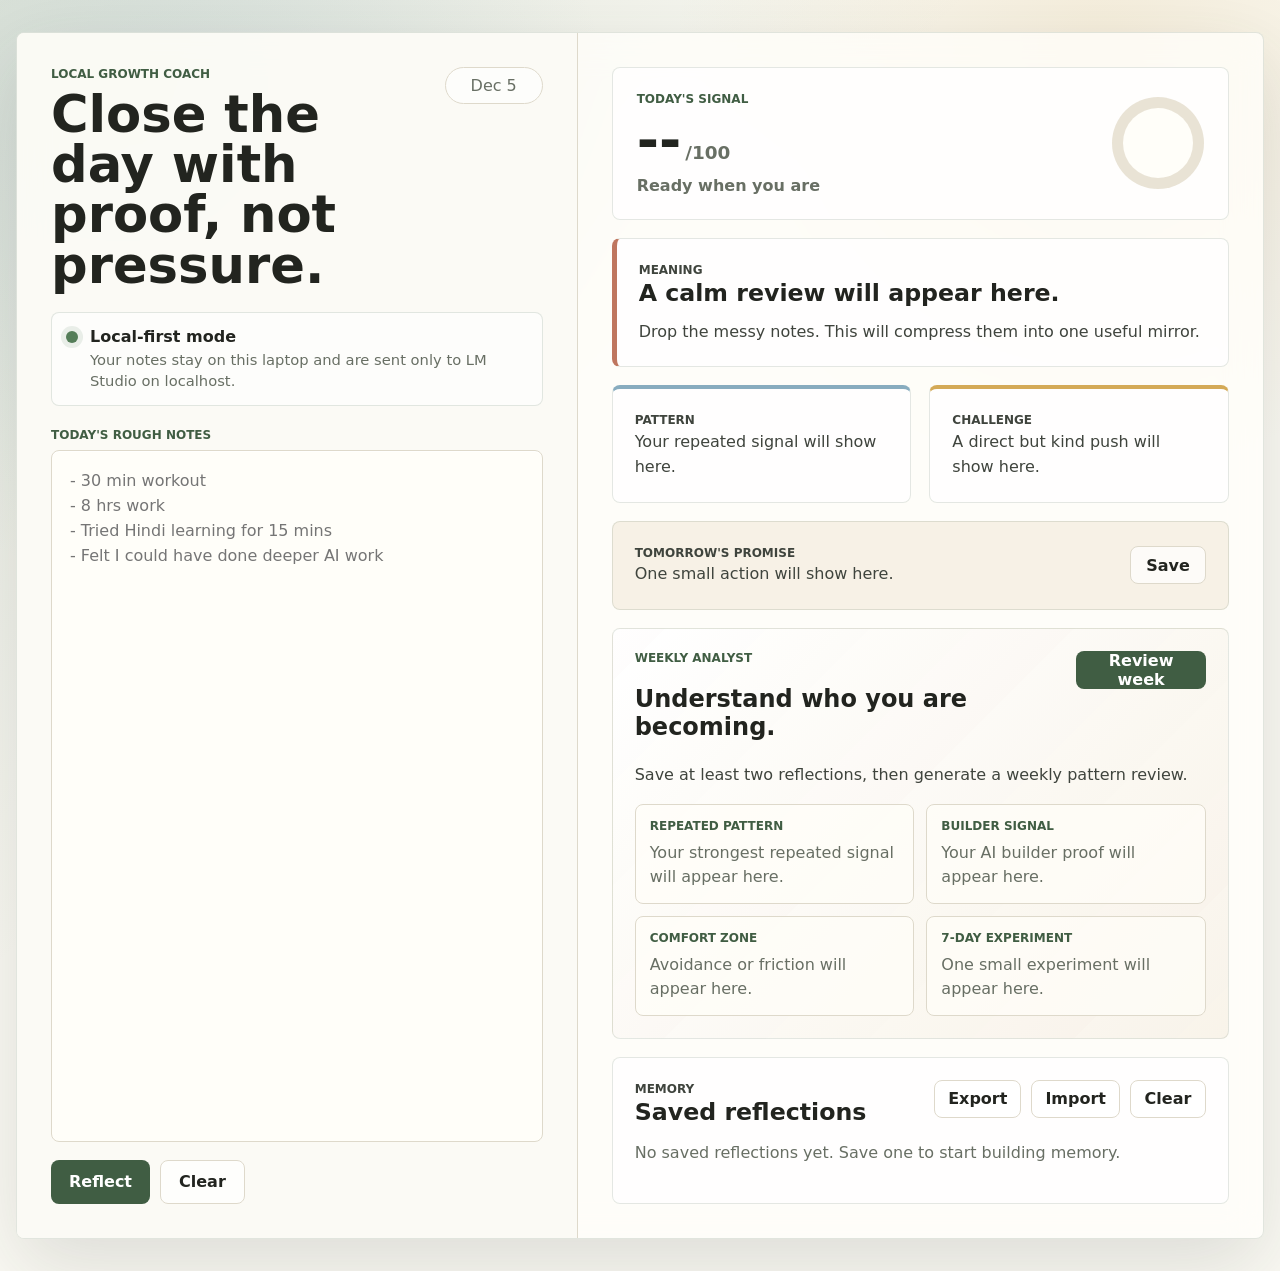
<file: daily-reflection-agent/web/index.html>
<!doctype html>
<html lang="en">
  <head>
    <meta charset="utf-8">
    <meta name="viewport" content="width=device-width, initial-scale=1">
    <title>Daily Reflection Agent</title>
    <link rel="stylesheet" href="styles.css">
  </head>
  <body>
    <main class="shell">
      <section class="workspace" aria-label="Daily reflection workspace">
        <aside class="input-panel">
          <div class="brand-row">
            <div>
              <p class="eyebrow">Local Growth Coach</p>
              <h1>Close the day with proof, not pressure.</h1>
            </div>
            <div class="date-pill" id="todayLabel"></div>
          </div>

          <div class="status-card">
            <div class="status-dot" aria-hidden="true"></div>
            <div>
              <p class="status-title" id="localStatus">Local-first mode</p>
              <p class="status-copy">Your notes stay on this laptop and are sent only to LM Studio on localhost.</p>
            </div>
          </div>

          <label class="field-label" for="notes">Today's rough notes</label>
          <textarea
            id="notes"
            spellcheck="true"
            placeholder="- 30 min workout&#10;- 8 hrs work&#10;- Tried Hindi learning for 15 mins&#10;- Felt I could have done deeper AI work"
          ></textarea>

          <div class="promise-check" id="promiseCheck" hidden>
            <p class="section-kicker">Yesterday's promise</p>
            <p id="previousPromise"></p>
            <div class="mini-controls" role="group" aria-label="Promise result">
              <button class="secondary compact" id="keptPromiseBtn" type="button">Kept</button>
              <button class="secondary compact" id="missedPromiseBtn" type="button">Missed</button>
            </div>
          </div>

          <div class="controls">
            <button class="primary" id="reflectBtn" type="button">Reflect</button>
            <button class="secondary" id="clearBtn" type="button">Clear</button>
          </div>
        </aside>

        <section class="output-panel" id="outputPanel" aria-label="Reflection output">
          <div class="score-band">
            <div>
              <p class="eyebrow">Today's signal</p>
              <div class="score-line"><span id="scoreValue">--</span><span>/100</span></div>
              <p class="score-label" id="scoreLabel">Ready when you are</p>
            </div>
            <div class="ring" id="scoreRing" aria-hidden="true"></div>
          </div>

          <article class="reflection-card main-card">
            <p class="section-kicker">Meaning</p>
            <h2 id="summaryTitle">A calm review will appear here.</h2>
            <p id="summaryText">Drop the messy notes. This will compress them into one useful mirror.</p>
          </article>

          <div class="insight-grid">
            <article class="reflection-card">
              <p class="section-kicker">Pattern</p>
              <p id="patternText">Your repeated signal will show here.</p>
            </article>

            <article class="reflection-card">
              <p class="section-kicker">Challenge</p>
              <p id="challengeText">A direct but kind push will show here.</p>
            </article>
          </div>

          <article class="action-strip">
            <div>
              <p class="section-kicker">Tomorrow's promise</p>
              <p id="tomorrowText">One small action will show here.</p>
            </div>
            <button class="secondary compact" id="saveBtn" type="button">Save</button>
          </article>

          <section class="weekly-panel" aria-label="Weekly pattern review">
            <div class="panel-heading">
              <div>
                <p class="section-kicker">Weekly analyst</p>
                <h2 id="weeklyTitle">Understand who you are becoming.</h2>
              </div>
              <button class="primary compact" id="weeklyBtn" type="button">Review week</button>
            </div>
            <p class="weekly-intro" id="weeklySummary">Save at least two reflections, then generate a weekly pattern review.</p>
            <div class="weekly-grid">
              <article>
                <p class="section-kicker">Repeated pattern</p>
                <p id="weeklyPattern">Your strongest repeated signal will appear here.</p>
              </article>
              <article>
                <p class="section-kicker">Builder signal</p>
                <p id="weeklyBuilder">Your AI builder proof will appear here.</p>
              </article>
              <article>
                <p class="section-kicker">Comfort zone</p>
                <p id="weeklyComfort">Avoidance or friction will appear here.</p>
              </article>
              <article>
                <p class="section-kicker">7-day experiment</p>
                <p id="weeklyExperiment">One small experiment will appear here.</p>
              </article>
            </div>
          </section>

          <section class="history-panel" aria-label="Saved reflections">
            <div class="panel-heading">
              <div>
                <p class="section-kicker">Memory</p>
                <h2>Saved reflections</h2>
              </div>
              <div class="history-actions">
                <button class="secondary compact" id="exportBtn" type="button">Export</button>
                <label class="secondary compact file-label" for="importFile">Import</label>
                <input id="importFile" type="file" accept="application/json">
                <button class="secondary compact danger" id="clearHistoryBtn" type="button">Clear</button>
              </div>
            </div>
            <div class="history-summary" id="historySummary">No saved reflections yet. Save one to start building memory.</div>
            <div class="history-list" id="historyList"></div>
          </section>
        </section>
      </section>
    </main>

    <script src="app.js"></script>
  </body>
</html>
</file>
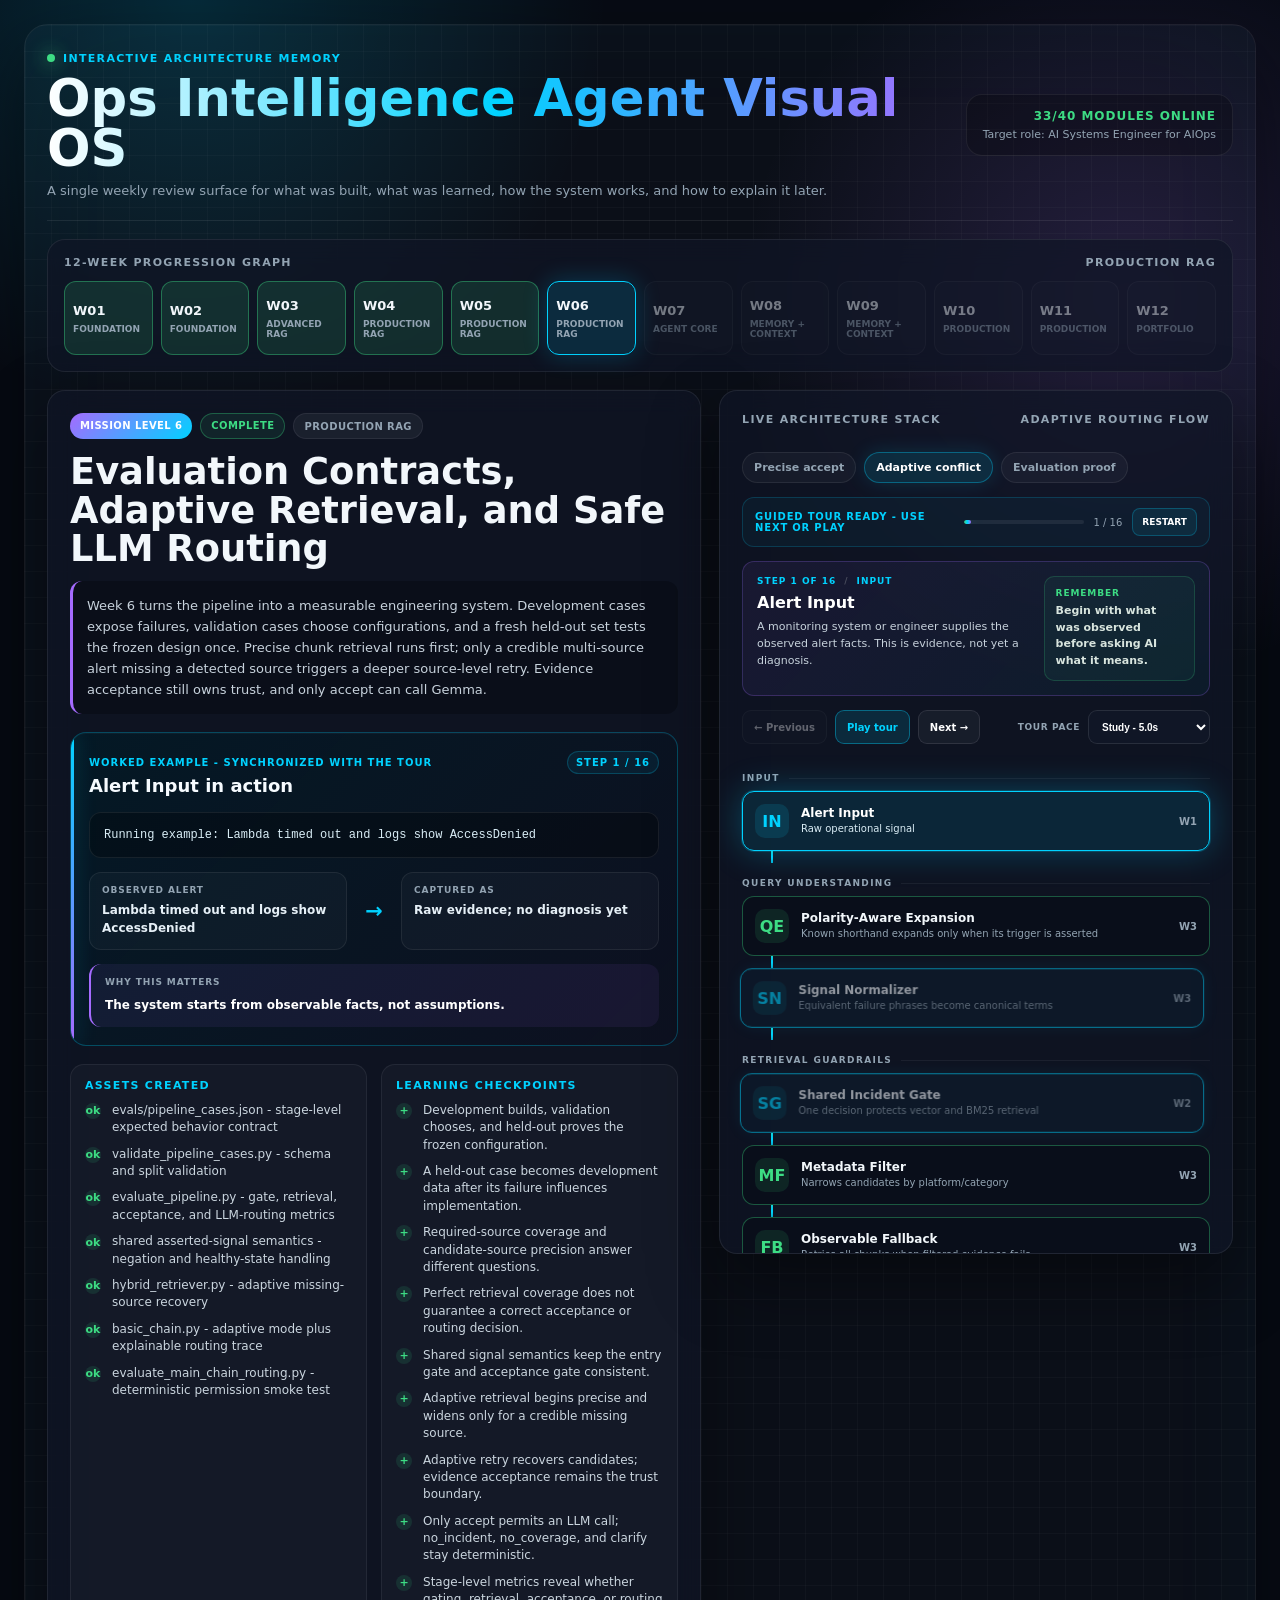
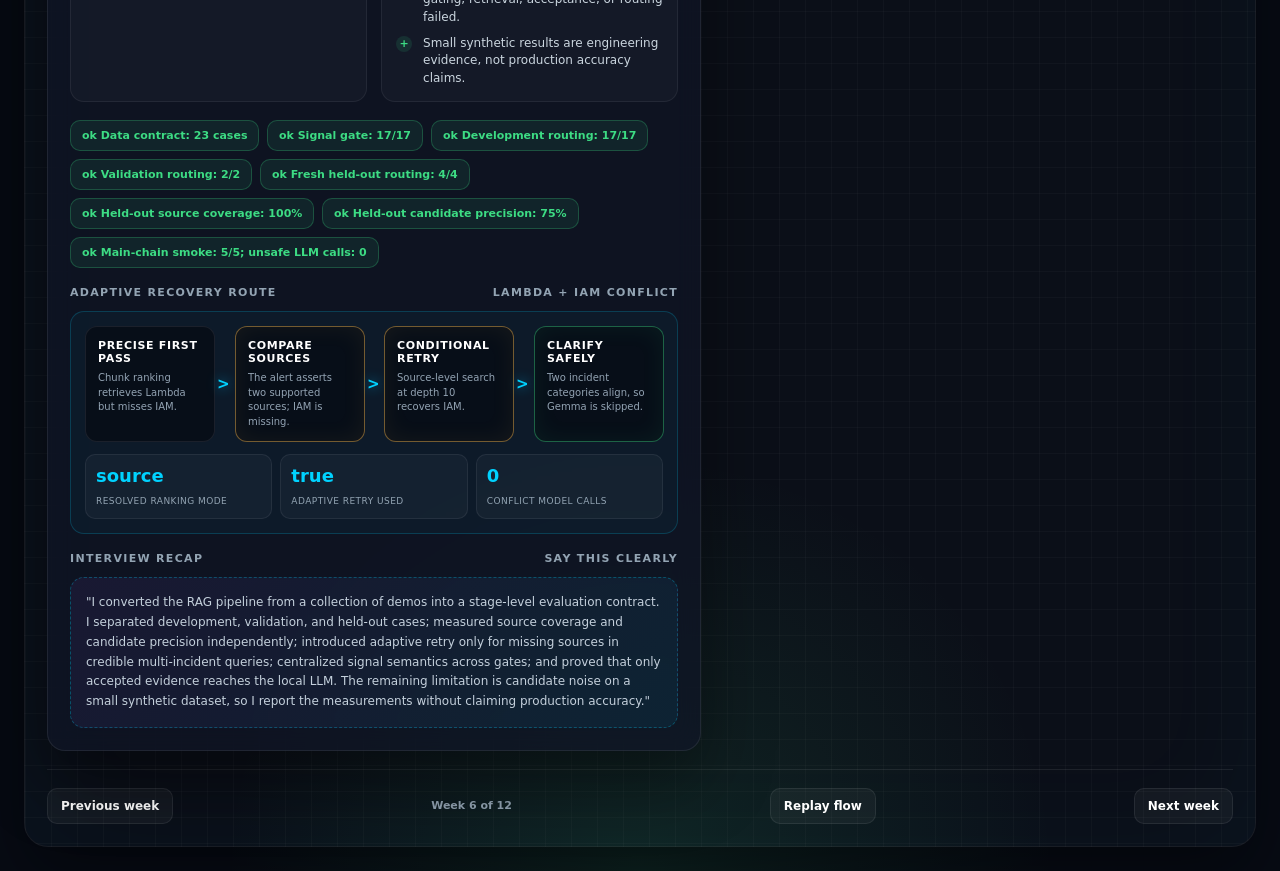
<file: Agents/ops-intelligence-agent/docs/visuals/week2-rag-motion.html>
<!doctype html>
<html lang="en">
<head>
  <meta charset="utf-8">
  <meta name="viewport" content="width=device-width, initial-scale=1">
  <title>OIA Visual OS</title>
  <style>
    :root {
      --bg: #070b14;
      --panel: rgba(16, 22, 38, 0.72);
      --panel-2: rgba(10, 15, 27, 0.88);
      --line: rgba(255, 255, 255, 0.08);
      --text: #f2f7fb;
      --muted: #93a4b3;
      --blue: #00d2ff;
      --purple: #a56bff;
      --green: #3ddc84;
      --green-dim: rgba(61, 220, 132, 0.13);
      --amber: #f4b84a;
      --red: #ff6b5f;
      --shadow: 0 28px 70px rgba(0, 0, 0, 0.42);
      --radius: 18px;
      --ease-out: cubic-bezier(0.16, 1, 0.3, 1);
      --ease-spring: cubic-bezier(0.22, 1.35, 0.36, 1);
    }

    * {
      box-sizing: border-box;
      margin: 0;
      padding: 0;
    }

    body {
      min-height: 100vh;
      padding: 24px;
      color: var(--text);
      background:
        radial-gradient(circle at 15% 0%, rgba(0, 210, 255, 0.16), transparent 26rem),
        radial-gradient(circle at 88% 12%, rgba(165, 107, 255, 0.16), transparent 24rem),
        radial-gradient(circle at 50% 100%, rgba(61, 220, 132, 0.11), transparent 26rem),
        var(--bg);
      font-family: Inter, ui-sans-serif, system-ui, -apple-system, BlinkMacSystemFont, "Segoe UI", sans-serif;
    }

    button {
      font: inherit;
    }

    .os {
      max-width: 1480px;
      margin: 0 auto;
      padding: 22px;
      border: 1px solid rgba(255, 255, 255, 0.055);
      border-radius: 24px;
      background:
        linear-gradient(rgba(255,255,255,0.025) 1px, transparent 1px),
        linear-gradient(90deg, rgba(255,255,255,0.025) 1px, transparent 1px),
        rgba(255, 255, 255, 0.018);
      background-size: 26px 26px;
      box-shadow: inset 0 0 120px rgba(0, 210, 255, 0.035), var(--shadow);
    }

    .header {
      display: grid;
      grid-template-columns: 1fr auto;
      gap: 20px;
      align-items: center;
      padding-bottom: 18px;
      border-bottom: 1px solid var(--line);
      margin-bottom: 18px;
    }

    .kicker {
      display: inline-flex;
      align-items: center;
      gap: 8px;
      color: var(--blue);
      font-size: 11px;
      font-weight: 850;
      letter-spacing: 0.12em;
      text-transform: uppercase;
    }

    .kicker::before {
      content: "";
      width: 8px;
      height: 8px;
      border-radius: 50%;
      background: var(--green);
      box-shadow: 0 0 18px var(--green);
    }

    h1 {
      margin-top: 7px;
      font-size: clamp(1.75rem, 4vw, 3.35rem);
      line-height: 0.98;
      letter-spacing: 0;
      background: linear-gradient(90deg, #fff, var(--blue), var(--purple));
      -webkit-background-clip: text;
      color: transparent;
    }

    .subtitle {
      margin-top: 8px;
      max-width: 820px;
      color: var(--muted);
      font-size: 13px;
      line-height: 1.6;
    }

    .status-panel {
      min-width: 230px;
      padding: 14px 16px;
      border-radius: 16px;
      background: rgba(0, 0, 0, 0.22);
      border: 1px solid rgba(255, 255, 255, 0.07);
      text-align: right;
    }

    .status-panel strong {
      display: block;
      color: var(--green);
      font-size: 12px;
      letter-spacing: 0.08em;
      text-transform: uppercase;
    }

    .status-panel span {
      display: block;
      margin-top: 5px;
      color: var(--muted);
      font-size: 11px;
    }

    .level-map {
      padding: 16px;
      margin-bottom: 18px;
      border-radius: var(--radius);
      background: var(--panel);
      border: 1px solid var(--line);
      backdrop-filter: blur(14px);
    }

    .section-label {
      display: flex;
      align-items: center;
      justify-content: space-between;
      gap: 12px;
      margin-bottom: 12px;
      color: var(--muted);
      font-size: 11px;
      font-weight: 850;
      letter-spacing: 0.12em;
      text-transform: uppercase;
    }

    .week-grid {
      display: grid;
      grid-template-columns: repeat(12, minmax(0, 1fr));
      gap: 8px;
    }

    .week-node {
      position: relative;
      min-height: 74px;
      padding: 10px 8px;
      border: 1px solid rgba(255,255,255,0.07);
      border-radius: 12px;
      background: rgba(255,255,255,0.025);
      color: var(--text);
      text-align: left;
      cursor: pointer;
      transition: transform 160ms ease, border-color 160ms ease, background 160ms ease, box-shadow 160ms ease;
    }

    .week-node:hover {
      transform: translateY(-2px);
      border-color: rgba(0,210,255,0.35);
      background: rgba(0,210,255,0.06);
    }

    .week-node.complete {
      border-color: rgba(61, 220, 132, 0.4);
      background: var(--green-dim);
    }

    .week-node.active {
      border-color: var(--blue);
      background: rgba(0, 210, 255, 0.13);
      box-shadow: 0 0 24px rgba(0, 210, 255, 0.22);
      animation: activeWeekPulse 2.4s ease-in-out infinite;
    }

    .week-node.locked {
      opacity: 0.45;
    }

    .week-node.locked.active {
      opacity: 1;
    }

    .week-node strong {
      display: block;
      margin-bottom: 6px;
      font-size: 13px;
    }

    .week-node span {
      display: block;
      color: var(--muted);
      font-size: 9px;
      font-weight: 750;
      text-transform: uppercase;
    }

    .workspace {
      display: grid;
      grid-template-columns: minmax(0, 1.12fr) minmax(360px, 0.88fr);
      gap: 18px;
      align-items: start;
    }

    .panel {
      border-radius: var(--radius);
      background: var(--panel);
      border: 1px solid var(--line);
      box-shadow: var(--shadow);
      backdrop-filter: blur(14px);
    }

    .mission {
      padding: 22px;
      animation: panelEnter 360ms ease both;
      view-transition-name: mission-panel;
    }

    .badge-row {
      display: flex;
      flex-wrap: wrap;
      gap: 8px;
      align-items: center;
      margin-bottom: 14px;
    }

    .badge {
      display: inline-flex;
      align-items: center;
      min-height: 26px;
      padding: 5px 10px;
      border-radius: 999px;
      background: rgba(255,255,255,0.055);
      color: var(--muted);
      border: 1px solid rgba(255,255,255,0.07);
      font-size: 10px;
      font-weight: 850;
      letter-spacing: 0.04em;
      text-transform: uppercase;
    }

    .badge.level {
      color: #fff;
      border: 0;
      background: linear-gradient(135deg, var(--purple), var(--blue));
    }

    .badge.done {
      color: var(--green);
      border-color: rgba(61, 220, 132, 0.32);
      background: rgba(61, 220, 132, 0.09);
    }

    .mission-title {
      font-size: clamp(1.45rem, 3vw, 2.3rem);
      line-height: 1.05;
      margin-bottom: 12px;
    }

    .explain-box {
      padding: 14px;
      border-radius: 12px;
      background: rgba(0,0,0,0.25);
      border-left: 3px solid var(--purple);
      color: #c7d2dc;
      font-size: 13px;
      line-height: 1.62;
      margin-bottom: 18px;
    }

    .case-study {
      position: relative;
      display: grid;
      gap: 14px;
      padding: 18px;
      margin-bottom: 18px;
      overflow: hidden;
      border: 1px solid rgba(0, 210, 255, 0.28);
      border-radius: 16px;
      background:
        linear-gradient(135deg, rgba(0, 210, 255, 0.075), rgba(165, 107, 255, 0.055)),
        rgba(4, 11, 19, 0.86);
      box-shadow: inset 0 1px 0 rgba(255,255,255,0.035);
    }

    .case-study::before {
      content: "";
      position: absolute;
      inset: 0 auto 0 0;
      width: 3px;
      background: linear-gradient(180deg, var(--blue), var(--purple));
      box-shadow: 0 0 20px rgba(0, 210, 255, 0.45);
    }

    .case-study[data-tone="success"] {
      border-color: rgba(61, 220, 132, 0.38);
    }

    .case-study[data-tone="success"]::before {
      background: var(--green);
    }

    .case-study[data-tone="warning"] {
      border-color: rgba(255, 188, 92, 0.42);
    }

    .case-study[data-tone="warning"]::before {
      background: #ffbc5c;
    }

    .case-study[data-tone="blocked"] {
      border-color: rgba(255, 104, 120, 0.4);
    }

    .case-study[data-tone="blocked"]::before {
      background: #ff6878;
    }

    .case-head {
      display: flex;
      justify-content: space-between;
      gap: 12px;
      align-items: start;
    }

    .case-kicker,
    .case-step {
      color: var(--blue);
      font-size: 10px;
      font-weight: 850;
      letter-spacing: 0.1em;
      text-transform: uppercase;
    }

    .case-step {
      flex: 0 0 auto;
      padding: 5px 8px;
      border: 1px solid rgba(0, 210, 255, 0.22);
      border-radius: 999px;
      background: rgba(0, 210, 255, 0.07);
    }

    .case-head h3 {
      margin-top: 5px;
      color: #f6fbff;
      font-size: 18px;
      line-height: 1.25;
    }

    .case-query {
      padding: 13px 14px;
      border: 1px solid rgba(255,255,255,0.075);
      border-radius: 12px;
      color: #d9edf6;
      background: rgba(0,0,0,0.28);
      font-family: Consolas, "SFMono-Regular", monospace;
      font-size: 12px;
      line-height: 1.55;
    }

    .case-transform {
      display: grid;
      grid-template-columns: minmax(0, 1fr) 34px minmax(0, 1fr);
      gap: 10px;
      align-items: stretch;
    }

    .case-cell {
      min-width: 0;
      padding: 12px;
      border: 1px solid rgba(255,255,255,0.07);
      border-radius: 12px;
      background: rgba(255,255,255,0.028);
    }

    .case-cell span,
    .case-insight span {
      display: block;
      margin-bottom: 6px;
      color: var(--muted);
      font-size: 9px;
      font-weight: 850;
      letter-spacing: 0.1em;
      text-transform: uppercase;
    }

    .case-cell strong {
      display: block;
      color: #e6f0f7;
      font-size: 12px;
      line-height: 1.5;
      overflow-wrap: anywhere;
    }

    .case-arrow {
      display: grid;
      place-items: center;
      color: var(--blue);
      font-size: 21px;
      font-weight: 900;
    }

    .case-insight {
      padding: 12px 14px;
      border-radius: 12px;
      color: #d5e2eb;
      background: rgba(165, 107, 255, 0.08);
      border-left: 2px solid var(--purple);
      font-size: 12px;
      line-height: 1.55;
    }

    .case-insight strong {
      color: #ffffff;
      font-weight: 750;
    }

    .case-study.updating .case-query,
    .case-study.updating .case-cell,
    .case-study.updating .case-insight {
      animation: caseResolve 460ms var(--ease-out) both;
    }

    .module-grid {
      display: grid;
      grid-template-columns: 1fr 1fr;
      gap: 14px;
      margin-bottom: 18px;
    }

    .module {
      padding: 14px;
      border-radius: 14px;
      background: rgba(255,255,255,0.028);
      border: 1px solid rgba(255,255,255,0.065);
    }

    .module h3 {
      margin-bottom: 10px;
      color: var(--blue);
      font-size: 11px;
      letter-spacing: 0.12em;
      text-transform: uppercase;
    }

    .list {
      display: grid;
      gap: 9px;
    }

    .item {
      display: grid;
      grid-template-columns: 18px 1fr;
      gap: 9px;
      align-items: start;
      color: #cbd6df;
      font-size: 12px;
      line-height: 1.45;
    }

    .mark {
      width: 16px;
      height: 16px;
      margin-top: 1px;
      border-radius: 50%;
      display: grid;
      place-items: center;
      background: rgba(61, 220, 132, 0.12);
      color: var(--green);
      font-size: 11px;
      font-weight: 900;
    }

    .metric-row {
      display: flex;
      flex-wrap: wrap;
      gap: 8px;
      margin-bottom: 18px;
    }

    .metric {
      display: inline-flex;
      align-items: center;
      gap: 7px;
      padding: 8px 11px;
      border-radius: 10px;
      color: var(--green);
      background: rgba(61, 220, 132, 0.09);
      border: 1px solid rgba(61, 220, 132, 0.25);
      font-size: 11px;
      font-weight: 780;
      animation: metricPop 420ms ease both;
    }

    .talking {
      padding: 15px;
      border-radius: 14px;
      color: #c4d0dc;
      background: linear-gradient(135deg, rgba(165,107,255,0.08), rgba(0,210,255,0.07));
      border: 1px dashed rgba(0,210,255,0.28);
      font-size: 12px;
      line-height: 1.65;
    }

    .score-lab {
      display: grid;
      gap: 10px;
      padding: 14px;
      margin-bottom: 18px;
      border: 1px solid rgba(0, 210, 255, 0.2);
      border-radius: 14px;
      background: rgba(0, 210, 255, 0.045);
    }

    .score-row {
      display: grid;
      grid-template-columns: minmax(116px, 0.8fr) minmax(150px, 1.7fr) 62px;
      gap: 10px;
      align-items: center;
      color: #cbd6df;
      font-size: 11px;
    }

    .score-track {
      height: 8px;
      overflow: hidden;
      border-radius: 999px;
      background: rgba(255,255,255,0.07);
    }

    .score-fill {
      height: 100%;
      border-radius: inherit;
      background: var(--muted);
      transform-origin: left;
      animation: scoreGrow 700ms cubic-bezier(0.16, 1, 0.3, 1) both;
    }

    .score-row.winner .score-fill {
      background: linear-gradient(90deg, var(--green), var(--blue));
      box-shadow: 0 0 14px rgba(61, 220, 132, 0.35);
    }

    .score-row strong {
      color: #fff;
      text-align: right;
      font-size: 11px;
    }

    .infographic {
      display: grid;
      gap: 12px;
      padding: 14px;
      margin-bottom: 18px;
      border: 1px solid rgba(0, 210, 255, 0.2);
      border-radius: 14px;
      background: rgba(0, 210, 255, 0.035);
      overflow: hidden;
    }

    .route-map {
      display: grid;
      grid-template-columns: repeat(4, minmax(0, 1fr));
      gap: 20px;
    }

    .route-step {
      position: relative;
      min-height: 104px;
      padding: 12px;
      border: 1px solid rgba(255,255,255,0.08);
      border-radius: 12px;
      background: rgba(7, 11, 20, 0.72);
      animation: routeStepIn 520ms var(--ease-out) both;
    }

    .route-step:nth-child(2) { animation-delay: 80ms; }
    .route-step:nth-child(3) { animation-delay: 160ms; }
    .route-step:nth-child(4) { animation-delay: 240ms; }

    .route-step:not(:last-child)::after {
      content: ">";
      position: absolute;
      top: 50%;
      right: -16px;
      color: var(--blue);
      font-size: 15px;
      font-weight: 900;
      transform: translateY(-50%);
      text-shadow: 0 0 12px rgba(0,210,255,0.7);
    }

    .route-step strong,
    .decision-card strong {
      display: block;
      margin-bottom: 6px;
      color: #fff;
      font-size: 11px;
      text-transform: uppercase;
      letter-spacing: 0.06em;
    }

    .route-step span,
    .decision-card span {
      display: block;
      color: var(--muted);
      font-size: 10px;
      line-height: 1.45;
    }

    .route-step.accept {
      border-color: rgba(61,220,132,0.42);
      box-shadow: inset 0 0 24px rgba(61,220,132,0.07);
    }

    .route-step.warn {
      border-color: rgba(244,184,74,0.46);
      box-shadow: inset 0 0 24px rgba(244,184,74,0.07);
    }

    .route-step.block {
      border-color: rgba(255,107,95,0.46);
      box-shadow: inset 0 0 24px rgba(255,107,95,0.07);
    }

    .decision-grid {
      display: grid;
      grid-template-columns: repeat(4, minmax(0, 1fr));
      gap: 10px;
    }

    .decision-card {
      padding: 12px;
      border: 1px solid rgba(255,255,255,0.08);
      border-radius: 12px;
      background: rgba(255,255,255,0.025);
    }

    .decision-card.active.accept {
      border-color: var(--green);
      background: rgba(61,220,132,0.09);
    }

    .decision-card.active.incident {
      border-color: var(--blue);
      background: rgba(0,210,255,0.09);
    }

    .decision-card.active.clarify {
      border-color: var(--amber);
      background: rgba(244,184,74,0.09);
    }

    .decision-card.active.coverage {
      border-color: var(--red);
      background: rgba(255,107,95,0.09);
    }

    .micro-stats {
      display: grid;
      grid-template-columns: repeat(3, minmax(0, 1fr));
      gap: 8px;
    }

    .micro-stat {
      padding: 10px;
      border-radius: 10px;
      background: rgba(255,255,255,0.035);
      border: 1px solid rgba(255,255,255,0.07);
    }

    .micro-stat strong {
      display: block;
      color: var(--blue);
      font-size: 18px;
      margin-bottom: 3px;
    }

    .micro-stat span {
      color: var(--muted);
      font-size: 9px;
      line-height: 1.35;
      text-transform: uppercase;
      letter-spacing: 0.05em;
    }

    .architecture {
      padding: 22px;
      display: grid;
      gap: 14px;
      align-content: start;
      view-transition-name: architecture-panel;
      position: sticky;
      top: 18px;
      max-height: calc(100vh - 36px);
      overflow-x: hidden;
      overflow-y: auto;
      scrollbar-color: rgba(0, 210, 255, 0.35) rgba(255,255,255,0.035);
      scrollbar-width: thin;
    }

    .architecture::-webkit-scrollbar {
      width: 8px;
    }

    .architecture::-webkit-scrollbar-track {
      background: rgba(255,255,255,0.025);
    }

    .architecture::-webkit-scrollbar-thumb {
      border: 2px solid transparent;
      border-radius: 999px;
      background: rgba(0, 210, 255, 0.32);
      background-clip: padding-box;
    }

    .flow-monitor {
      display: grid;
      grid-template-columns: auto minmax(120px, 1fr) auto auto;
      gap: 10px;
      align-items: center;
      padding: 10px 12px;
      border: 1px solid rgba(0, 210, 255, 0.18);
      border-radius: 12px;
      background: rgba(0, 210, 255, 0.045);
    }

    .flow-monitor strong {
      color: var(--blue);
      font-size: 10px;
      letter-spacing: 0.08em;
      text-transform: uppercase;
    }

    .flow-monitor span {
      color: var(--muted);
      font-size: 10px;
      text-align: right;
    }

    .monitor-replay {
      min-height: 28px;
      padding: 5px 9px;
      border: 1px solid rgba(0, 210, 255, 0.25);
      border-radius: 8px;
      color: #fff;
      background: rgba(0, 210, 255, 0.08);
      font-size: 9px;
      font-weight: 850;
      text-transform: uppercase;
      cursor: pointer;
      transition:
        transform 180ms var(--ease-spring),
        background 180ms ease,
        border-color 180ms ease;
    }

    .monitor-replay:hover:not(:disabled) {
      transform: translateY(-1px);
      border-color: rgba(0,210,255,0.5);
      background: rgba(0,210,255,0.15);
    }

    .monitor-replay:disabled {
      opacity: 0.45;
      cursor: wait;
    }

    .learning-guide {
      display: grid;
      grid-template-columns: minmax(0, 1.45fr) minmax(150px, 0.8fr);
      gap: 12px;
      padding: 14px;
      border: 1px solid rgba(165,107,255,0.24);
      border-radius: 12px;
      background: linear-gradient(135deg, rgba(165,107,255,0.08), rgba(0,210,255,0.045));
      min-height: 124px;
    }

    .guide-copy {
      min-width: 0;
    }

    .guide-meta {
      display: flex;
      align-items: center;
      gap: 8px;
      margin-bottom: 7px;
      color: var(--blue);
      font-size: 9px;
      font-weight: 900;
      letter-spacing: 0.11em;
      text-transform: uppercase;
    }

    .guide-meta span + span::before {
      content: "/";
      margin-right: 8px;
      color: rgba(255,255,255,0.22);
    }

    .guide-copy h3 {
      margin-bottom: 6px;
      color: #fff;
      font-size: 16px;
      line-height: 1.2;
    }

    .guide-copy p {
      color: #c7d2dc;
      font-size: 11px;
      line-height: 1.55;
    }

    .memory-hook {
      align-self: stretch;
      padding: 11px;
      border-radius: 10px;
      border: 1px solid rgba(61,220,132,0.2);
      background: rgba(61,220,132,0.06);
    }

    .memory-hook span {
      display: block;
      margin-bottom: 5px;
      color: var(--green);
      font-size: 9px;
      font-weight: 900;
      letter-spacing: 0.1em;
      text-transform: uppercase;
    }

    .memory-hook strong {
      display: block;
      color: #d8e5de;
      font-size: 11px;
      line-height: 1.5;
    }

    .flow-controls {
      display: grid;
      grid-template-columns: repeat(3, auto) minmax(140px, 1fr);
      gap: 8px;
      align-items: center;
    }

    .transport-btn {
      min-height: 34px;
      padding: 7px 11px;
      border: 1px solid rgba(255,255,255,0.1);
      border-radius: 9px;
      color: #fff;
      background: rgba(255,255,255,0.045);
      font-size: 10px;
      font-weight: 850;
      cursor: pointer;
      transition: transform 180ms var(--ease-spring), border-color 180ms ease, background 180ms ease;
    }

    .transport-btn:hover:not(:disabled) {
      transform: translateY(-1px);
      border-color: rgba(0,210,255,0.38);
      background: rgba(0,210,255,0.08);
    }

    .transport-btn.primary {
      border-color: rgba(0,210,255,0.38);
      background: rgba(0,210,255,0.12);
      color: var(--blue);
    }

    .transport-btn:disabled {
      opacity: 0.35;
      cursor: not-allowed;
    }

    .speed-control {
      display: flex;
      justify-content: flex-end;
      align-items: center;
      gap: 8px;
      color: var(--muted);
      font-size: 9px;
      font-weight: 850;
      letter-spacing: 0.07em;
      text-transform: uppercase;
    }

    .speed-control select {
      min-height: 34px;
      padding: 6px 28px 6px 9px;
      border: 1px solid rgba(255,255,255,0.1);
      border-radius: 9px;
      color: #fff;
      background: #101626;
      font-size: 10px;
      font-weight: 800;
      cursor: pointer;
    }

    .flow-progress {
      position: relative;
      height: 4px;
      overflow: hidden;
      border-radius: 999px;
      background: rgba(255,255,255,0.07);
    }

    .flow-progress-fill {
      position: absolute;
      inset: 0 auto 0 0;
      width: 0;
      border-radius: inherit;
      background: linear-gradient(90deg, var(--green), var(--blue), var(--purple));
      box-shadow: 0 0 14px rgba(0, 210, 255, 0.45);
      transition: width 420ms var(--ease-out);
    }

    .scenario-row {
      display: flex;
      gap: 8px;
      flex-wrap: wrap;
    }

    .scenario-btn {
      border: 1px solid rgba(255,255,255,0.08);
      border-radius: 999px;
      padding: 8px 11px;
      color: var(--muted);
      background: rgba(255,255,255,0.035);
      font-size: 11px;
      font-weight: 850;
      cursor: pointer;
      transition:
        color 180ms ease,
        border-color 180ms ease,
        background 180ms ease,
        transform 180ms var(--ease-spring),
        box-shadow 180ms ease;
    }

    .scenario-btn:hover {
      color: #fff;
      transform: translateY(-2px);
      border-color: rgba(0,210,255,0.3);
    }

    .scenario-btn.active {
      color: #fff;
      border-color: rgba(0,210,255,0.35);
      background: rgba(0,210,255,0.12);
      box-shadow: 0 0 20px rgba(0,210,255,0.14);
    }

    .flow-stack {
      display: grid;
      gap: 0;
    }

    .group-label {
      display: flex;
      align-items: center;
      gap: 9px;
      margin: 15px 0 8px;
      color: var(--muted);
      font-size: 9px;
      font-weight: 900;
      letter-spacing: 0.15em;
      text-transform: uppercase;
    }

    .group-label::after {
      content: "";
      height: 1px;
      flex: 1;
      background: rgba(255,255,255,0.06);
    }

    .engine-node {
      position: relative;
      display: grid;
      grid-template-columns: 34px minmax(0, 1fr) auto;
      gap: 12px;
      align-items: center;
      padding: 12px;
      border-radius: 12px;
      background: var(--panel-2);
      border: 1px solid rgba(255,255,255,0.07);
      transform-origin: center;
      will-change: transform, opacity;
      transition:
        border-color 220ms ease,
        background 220ms ease,
        opacity 220ms ease,
        transform 280ms var(--ease-spring),
        box-shadow 220ms ease;
    }

    .engine-node.online {
      border-color: rgba(61, 220, 132, 0.36);
    }

    .engine-node.active {
      border-color: var(--blue);
      background: rgba(0, 210, 255, 0.055);
      box-shadow: 0 0 18px rgba(0, 210, 255, 0.12);
    }

    .engine-node:hover:not(.locked) {
      transform: translateX(4px) translateY(-2px);
      box-shadow: 0 16px 34px rgba(0, 0, 0, 0.28), 0 0 24px rgba(0,210,255,0.12);
    }

    .engine-node.queued {
      opacity: 0.58;
      transform: translateX(-4px) scale(0.992);
    }

    .engine-node.processing {
      z-index: 2;
      opacity: 1;
      scroll-margin-block: 180px;
      border-color: var(--blue);
      background: rgba(0, 210, 255, 0.1);
      box-shadow:
        0 0 0 1px rgba(0, 210, 255, 0.2),
        0 0 34px rgba(0, 210, 255, 0.28);
      transform: translateX(8px) scale(1.012);
    }

    .engine-node.processing .node-copy strong {
      color: #ffffff;
    }

    .engine-node.processing .node-copy span {
      color: #d9edf6;
    }

    .engine-node.processing::after {
      content: "";
      position: absolute;
      inset: 0;
      border-radius: inherit;
      background: linear-gradient(100deg, transparent 20%, rgba(255,255,255,0.16) 48%, transparent 76%);
      transform: translateX(-120%);
      animation: nodeScan 760ms ease-out both;
      pointer-events: none;
    }

    .engine-node.completed {
      border-color: rgba(61, 220, 132, 0.5);
      background: rgba(61, 220, 132, 0.07);
      box-shadow: 0 0 18px rgba(61, 220, 132, 0.1);
    }

    .engine-node.completed .icon {
      color: var(--green);
      background: rgba(61,220,132,0.12);
    }

    .engine-node.playing {
      animation: nodeIgnite 900ms ease both;
    }

    .engine-node.locked {
      opacity: 0.34;
    }

    .icon {
      width: 34px;
      height: 34px;
      display: grid;
      place-items: center;
      border-radius: 10px;
      background: rgba(255,255,255,0.045);
      color: var(--muted);
      font-weight: 900;
    }

    .engine-node.online .icon {
      color: var(--green);
      background: rgba(61,220,132,0.11);
    }

    .engine-node.active .icon {
      color: var(--blue);
      background: rgba(0,210,255,0.12);
    }

    .node-copy {
      min-width: 0;
      overflow-wrap: anywhere;
    }

    .node-copy strong {
      display: block;
      font-size: 12px;
      margin-bottom: 2px;
    }

    .node-copy span {
      display: block;
      color: var(--muted);
      font-size: 10px;
      line-height: 1.35;
    }

    .node-week {
      color: var(--muted);
      font-size: 10px;
      font-weight: 850;
    }

    .connector {
      position: relative;
      width: 2px;
      height: 12px;
      margin-left: 29px;
      background: rgba(255,255,255,0.08);
      overflow: visible;
    }

    .connector.live {
      background: linear-gradient(var(--green), rgba(0,210,255,0.35));
      position: relative;
      overflow: hidden;
    }

    .connector.live::after {
      content: "";
      position: absolute;
      inset: -12px 0;
      background: linear-gradient(transparent, var(--blue), transparent);
      animation: connectorFlow 1.4s linear infinite;
    }

    .connector.transmitting::before {
      content: "";
      position: absolute;
      z-index: 3;
      top: -2px;
      left: 50%;
      width: 7px;
      height: 7px;
      border-radius: 50%;
      background: #fff;
      box-shadow:
        0 0 7px var(--blue),
        0 0 18px var(--blue),
        0 0 28px var(--purple);
      transform: translate(-50%, 0);
      animation: dataPacket 360ms var(--ease-out) both;
    }

    .footer {
      display: flex;
      justify-content: space-between;
      align-items: center;
      gap: 14px;
      padding-top: 18px;
      margin-top: 18px;
      border-top: 1px solid var(--line);
    }

    .nav-btn {
      border: 1px solid rgba(255,255,255,0.08);
      border-radius: 10px;
      padding: 10px 13px;
      color: #fff;
      background: rgba(255,255,255,0.045);
      font-size: 12px;
      font-weight: 800;
      cursor: pointer;
      transition:
        transform 180ms var(--ease-spring),
        border-color 180ms ease,
        background 180ms ease,
        box-shadow 180ms ease;
    }

    .nav-btn:hover:not(:disabled) {
      transform: translateY(-2px);
      border-color: rgba(0,210,255,0.3);
      background: rgba(0,210,255,0.08);
      box-shadow: 0 10px 24px rgba(0,0,0,0.24);
    }

    .nav-btn:disabled {
      opacity: 0.35;
      cursor: not-allowed;
    }

    @keyframes activeWeekPulse {
      0%, 100% { box-shadow: 0 0 20px rgba(0, 210, 255, 0.18); }
      50% { box-shadow: 0 0 30px rgba(0, 210, 255, 0.38); }
    }

    @keyframes panelEnter {
      from { opacity: 0; transform: translateY(10px); }
      to { opacity: 1; transform: translateY(0); }
    }

    @keyframes metricPop {
      from { opacity: 0; transform: translateY(7px) scale(0.96); }
      to { opacity: 1; transform: translateY(0) scale(1); }
    }

    @keyframes nodeIgnite {
      0% { opacity: 0.38; transform: translateX(-8px) scale(0.985); filter: blur(3px); }
      45% { opacity: 1; transform: translateX(7px) scale(1.012); filter: blur(0); }
      100% { opacity: 1; transform: translateX(0) scale(1); filter: blur(0); }
    }

    @keyframes connectorFlow {
      from { transform: translateY(-18px); opacity: 0; }
      45% { opacity: 1; }
      to { transform: translateY(18px); opacity: 0; }
    }

    @keyframes scoreGrow {
      from { transform: scaleX(0); opacity: 0.35; }
      to { transform: scaleX(1); opacity: 1; }
    }

    @keyframes routeStepIn {
      from { opacity: 0; transform: translateX(-12px) scale(0.97); }
      to { opacity: 1; transform: translateX(0) scale(1); }
    }

    @keyframes nodeScan {
      from { transform: translateX(-120%); opacity: 0; }
      30% { opacity: 1; }
      to { transform: translateX(120%); opacity: 0; }
    }

    @keyframes dataPacket {
      0% { transform: translate(-50%, -4px) scale(0.55); opacity: 0; }
      20% { opacity: 1; }
      100% { transform: translate(-50%, 12px) scale(1); opacity: 0; }
    }

    @keyframes titleResolve {
      from { opacity: 0; transform: translateY(16px); filter: blur(7px); }
      to { opacity: 1; transform: translateY(0); filter: blur(0); }
    }

    @keyframes caseResolve {
      from { opacity: 0.28; transform: translateY(7px); filter: blur(3px); }
      to { opacity: 1; transform: translateY(0); filter: blur(0); }
    }

    .mission-title {
      animation: titleResolve 620ms var(--ease-out) both;
    }

    .module .item {
      animation: panelEnter 480ms var(--ease-out) both;
    }

    .module .item:nth-child(2) { animation-delay: 45ms; }
    .module .item:nth-child(3) { animation-delay: 90ms; }
    .module .item:nth-child(4) { animation-delay: 135ms; }
    .module .item:nth-child(5) { animation-delay: 180ms; }
    .module .item:nth-child(6) { animation-delay: 225ms; }

    ::view-transition-old(mission-panel),
    ::view-transition-old(architecture-panel) {
      animation: panelExit 180ms ease both;
    }

    ::view-transition-new(mission-panel),
    ::view-transition-new(architecture-panel) {
      animation: panelEnter 420ms var(--ease-out) both;
    }

    @keyframes panelExit {
      to { opacity: 0; transform: translateY(-6px) scale(0.99); filter: blur(4px); }
    }

    .footer span {
      color: var(--muted);
      font-size: 11px;
      font-weight: 750;
    }

    @media (max-width: 1120px) {
      .workspace,
      .module-grid {
        grid-template-columns: 1fr;
      }

      .week-grid {
        grid-template-columns: repeat(6, minmax(0, 1fr));
      }
    }

    @media (max-width: 720px) {
      body {
        padding: 12px;
      }

      .os {
        padding: 14px;
      }

      .header {
        grid-template-columns: 1fr;
      }

      .status-panel {
        text-align: left;
      }

      .week-grid {
        grid-template-columns: repeat(3, minmax(0, 1fr));
      }

      .score-row {
        grid-template-columns: minmax(0, 1fr) auto;
        gap: 6px 10px;
      }

      .case-head {
        display: grid;
      }

      .case-step {
        justify-self: start;
      }

      .case-transform {
        grid-template-columns: 1fr;
      }

      .case-arrow {
        min-height: 22px;
        transform: rotate(90deg);
      }

      .score-track {
        grid-column: 1 / -1;
        grid-row: 2;
      }

      .score-row strong {
        white-space: nowrap;
      }

      .route-map,
      .decision-grid,
      .micro-stats {
        grid-template-columns: 1fr;
      }

      .route-step:not(:last-child)::after {
        content: "v";
        top: auto;
        right: 50%;
        bottom: -18px;
        transform: translateX(50%);
      }

      .flow-monitor {
        grid-template-columns: 1fr auto auto;
      }

      .flow-progress {
        grid-column: 1 / -1;
        grid-row: 2;
      }

      .learning-guide {
        grid-template-columns: 1fr;
      }

      .flow-controls {
        grid-template-columns: repeat(3, 1fr);
      }

      .speed-control {
        grid-column: 1 / -1;
        justify-content: space-between;
      }

      .architecture {
        position: static;
        max-height: none;
        overflow: visible;
      }
    }

    @media (prefers-reduced-motion: reduce) {
      *,
      *::before,
      *::after {
        animation-duration: 0.001ms !important;
        animation-iteration-count: 1 !important;
        transition-duration: 0.001ms !important;
      }
    }
  </style>
</head>
<body>
  <main class="os">
    <header class="header">
      <div>
        <div class="kicker">Interactive Architecture Memory</div>
        <h1>Ops Intelligence Agent Visual OS</h1>
        <p class="subtitle">A single weekly review surface for what was built, what was learned, how the system works, and how to explain it later.</p>
      </div>
      <div class="status-panel">
        <strong id="globalStatus">6 weeks online</strong>
        <span>Target role: AI Systems Engineer for AIOps</span>
      </div>
    </header>

    <section class="level-map">
      <div class="section-label">
        <span>12-week progression graph</span>
        <span id="phaseLabel">Foundation</span>
      </div>
      <div class="week-grid" id="weekGrid"></div>
    </section>

    <section class="workspace">
      <article class="panel mission" id="missionPanel"></article>

      <aside class="panel architecture">
        <div class="section-label">
          <span>Live architecture stack</span>
          <span id="scenarioLabel">incident flow</span>
        </div>
        <div class="scenario-row" id="scenarioControls">
          <button class="scenario-btn active" data-scenario="vector" type="button">Vector only</button>
          <button class="scenario-btn" data-scenario="reranked" type="button">Reranked</button>
          <button class="scenario-btn" data-scenario="fallback" type="button">Fallback</button>
        </div>
        <div class="flow-monitor" aria-live="polite">
          <strong id="flowState">Guided tour ready</strong>
          <div class="flow-progress"><div class="flow-progress-fill" id="flowProgress"></div></div>
          <span id="flowCounter">0 / 0</span>
          <button class="monitor-replay" id="flowReplayBtn" type="button">Restart</button>
        </div>
        <div class="learning-guide" id="learningGuide" aria-live="polite">
          <div class="guide-copy">
            <div class="guide-meta">
              <span id="guideStep">Step 1</span>
              <span id="guidePhase">Input</span>
            </div>
            <h3 id="guideTitle">Alert Input</h3>
            <p id="guideBody">The guided tour begins with the operational facts supplied by a user or monitoring system.</p>
          </div>
          <div class="memory-hook">
            <span>Remember</span>
            <strong id="guideMemory">Start from observed facts before asking AI to interpret them.</strong>
          </div>
        </div>
        <div class="flow-controls" aria-label="Guided flow controls">
          <button class="transport-btn" id="flowPrevBtn" type="button" title="Previous learning step">&larr; Previous</button>
          <button class="transport-btn primary" id="flowPlayBtn" type="button" title="Play or pause the guided tour">Play tour</button>
          <button class="transport-btn" id="flowNextBtn" type="button" title="Next learning step">Next &rarr;</button>
          <label class="speed-control" for="flowSpeed">
            Tour pace
            <select id="flowSpeed">
              <option value="5000" selected>Study - 5.0s</option>
              <option value="3000">Review - 3.0s</option>
              <option value="1500">Scan - 1.5s</option>
            </select>
          </label>
        </div>
        <div class="flow-stack" id="architectureStack"></div>
      </aside>
    </section>

    <footer class="footer">
      <button class="nav-btn" id="prevBtn" type="button">Previous week</button>
      <span id="footerCounter">Week 6 of 12</span>
      <button class="nav-btn" id="replayBtn" type="button">Replay flow</button>
      <button class="nav-btn" id="nextBtn" type="button">Next week</button>
    </footer>
  </main>

  <script>
    const completedUntil = 6;

    const weeks = [
      {
        n: 1,
        phase: "Foundation",
        title: "LLM Foundations and Structured Output",
        status: "Complete",
        concept: "Week 1 proves the smallest useful AIOps loop: alert text goes to a local chat model and returns parseable JSON. This teaches tokens, context window, structured output, local inference, and why model output must be validated before code trusts it.",
        built: [
          "basic_chain.py - local Gemma structured alert analysis",
          "data/alerts.json - synthetic CloudOps alert dataset",
          "cosine_sim_demo.py - embedding similarity proof"
        ],
        metrics: [
          "Parsed JSON: 3/3",
          "Severity match: 3/3 selected P1 alerts",
          "Embedding dimensions: 768",
          "Cosine similarity gap: 0.1787"
        ],
        talking: "I first built a small local baseline before adding agent complexity. The system sends alert text to a local Gemma model, parses structured JSON, and compares severity against synthetic labels. I also proved semantic similarity with an embedding demo.",
        nodes: ["alert-input", "chat-model", "json-parser", "json-output"]
      },
      {
        n: 2,
        phase: "Foundation",
        title: "Runbook RAG, Retrieval Guardrails, and Eval Metrics",
        status: "Complete",
        concept: "Week 2 adds evidence before generation. Runbooks are chunked, embedded, stored in a vector index, retrieved with cosine similarity, filtered with min_score, and guarded by an operational-signal gate so non-incidents do not pollute the LLM context.",
        built: [
          "runbook_rag.py - shared retrieval engine and guardrails",
          "runbooks/*.md - synthetic operational runbooks",
          "index_runbooks.py - build generated vector index",
          "query_runbooks.py - manual retrieval debugger",
          "evaluate_runbook_rag.py - top-1, top-3, negative no-match eval",
          "basic_chain.py - alert + evidence + severity policy -> JSON"
        ],
        metrics: [
          "Top-1 accuracy: 6/6",
          "Top-3 hit rate: 6/6",
          "Negative no-match: 2/2",
          "RAG-backed severity: 3/3 selected P1 alerts",
          "min_score: 0.60"
        ],
        talking: "I added retrieval before generation and learned that RAG is evidence, not judgment. The signal gate decides whether retrieval should happen, min_score filters weak chunks, and the severity policy maps evidence to P1/P2/P3.",
        nodes: ["alert-input", "signal-gate", "embedding", "vector-search", "min-score", "runbook-context", "chat-model", "severity-policy", "json-output"]
      },
      {
        n: 3,
        phase: "Advanced RAG",
        title: "Expansion, Metadata Control, and Intent-Aware Reranking",
        status: "Complete",
        concept: "Week 3 makes retrieval adaptive and explainable. Equivalent failure phrases are normalized, terse alerts are expanded, metadata narrows the candidate pool, observable fallback recovers from bad metadata, and intent-aware reranking moves the most useful valid section to the top before the final Top 3 reaches Gemma.",
        built: [
          "signal normalization - timed out / timing out -> timeout",
          "data/query_expansions.json - controlled operational aliases",
          "TOML runbook metadata - platform and category",
          "strict/fallback metadata policy with visible recovery",
          "intent reranker - cause, action, and symptom sections",
          "evaluate_reranking.py - vector-only vs reranked ablation",
          "basic_chain.py - reranked Top 3 sent to local Gemma"
        ],
        metrics: [
          "Signal gate: 10/10",
          "Expanded retrieval: 11/11",
          "Negative no-match: 2/2",
          "Metadata policies: 3/3 + 3/3",
          "Intent Top-1: 1/3 -> 3/3",
          "Reranked severity: 3/3"
        ],
        talking: "I improved retrieval in stages: normalization unifies equivalent failure wording, expansion clarifies controlled shorthand, metadata narrows where we search, fallback recovers visibly when metadata is wrong, and reranking chooses the section that best answers the task. The final Top 3 reranked evidence now grounds the main local LLM chain.",
        nodes: ["query-rewriter", "signal-normalizer", "signal-gate", "metadata-filter", "metadata-fallback", "embedding", "vector-search", "min-score", "reranker", "final-top3", "runbook-context", "chat-model", "severity-policy", "json-output"]
      },
      {
        n: 4,
        phase: "Production RAG",
        title: "Failure Diagnosis, Coverage, and Architecture Decisions",
        status: "Complete",
        concept: "Week 4 stops treating every miss as a vector-search problem. Failures are classified by stage: signal gate, missing knowledge, vague wording, threshold, metadata, wrong section, or LLM reasoning. The 504 case proves why missing incident-family knowledge requires a new runbook rather than more reranking.",
        built: [
          "evaluate_retrieval_diagnosis.py - PASS / REVIEW / FAIL matrix",
          "evaluate_failure_stage_diagnosis.py - failure ownership",
          "evaluate_reranking_sensitivity.py - bonus experiment",
          "evaluate_reranking_broader.py - regression safety check",
          "http-504-gateway-timeout.md - dedicated coverage",
          "evaluate_signal_gate_coverage.py - false-positive and false-negative checks"
        ],
        metrics: [
          "Failure-stage diagnosis: 5/5",
          "Signal gate: 10/10",
          "Expanded retrieval: 12/12",
          "Negative no-match: 2/2",
          "Broader reranking: 15/16",
          "504 source: correct runbook"
        ],
        talking: "I learned to diagnose the failure stage before tuning retrieval. A threshold cannot create missing knowledge, and reranking cannot repair the wrong incident family. For HTTP 504, the correct architecture change was adding dedicated runbook coverage and an eval case.",
        nodes: ["alert-input", "signal-gate", "embedding", "vector-search", "min-score", "reranker", "failure-diagnosis", "knowledge-coverage", "retrieval-eval", "final-top3"]
      },
      {
        n: 5,
        phase: "Production RAG",
        title: "Hybrid Retrieval, Adversarial Gates, and Safe Abstention",
        status: "Complete",
        concept: "Week 5 combines semantic and exact-token retrieval, then hardens the complete decision path. One shared, negation-aware entry gate protects both retrievers; RRF fuses their ranks; and an order-independent acceptance gate returns accept, clarify, or no_coverage. Healthy or fully negated inputs stop earlier as no_incident.",
        built: [
          "bm25_retriever.py - lexical exact-token baseline",
          "hybrid_retriever.py - vector + BM25 reciprocal rank fusion",
          "iam-accessdenied.md - missing incident-family coverage",
          "evaluate_hybrid_rrf.py - positive and negative evaluation",
          "evidence_acceptance.py - post-RRF safety decisions",
          "evaluate_adversarial_acceptance.py - negation, conflict, and unsupported-family checks",
          "basic_chain.py - Python-owned grounded response contract"
        ],
        metrics: [
          "Vector positive Top-1: 8/8",
          "BM25 positive Top-1: 7/8",
          "Hybrid positive Top-1: 8/8",
          "Raw Hybrid negative reject: 0/4",
          "Gate decisions: 12/12",
          "Accepted sources: 8/8",
          "Adversarial entry gate: 6/6",
          "Adversarial acceptance: 4/4"
        ],
        talking: "I added BM25 for exact operational tokens and fused it with semantic retrieval using RRF because raw scores are not comparable. Then I tested adversarial inputs. Both retrievers now share one polarity-aware entry gate, expansion cannot turn a negated signal into a positive incident, and conflicting sources produce the same clarification regardless of rank order. Python decides whether the result is no_incident, accept, clarify, or no_coverage before Gemma can analyze it.",
        nodes: ["alert-input", "query-rewriter", "signal-normalizer", "signal-gate", "incident-output", "embedding", "vector-search", "bm25-search", "min-score", "reranker", "rrf-fusion", "acceptance-gate", "clarification-output", "coverage-output", "runbook-context", "chat-model", "python-contract", "json-output"]
      },
      {
        n: 6,
        phase: "Production RAG",
        title: "Evaluation Contracts, Adaptive Retrieval, and Safe LLM Routing",
        status: "Complete",
        concept: "Week 6 turns the pipeline into a measurable engineering system. Development cases expose failures, validation cases choose configurations, and a fresh held-out set tests the frozen design once. Precise chunk retrieval runs first; only a credible multi-source alert missing a detected source triggers a deeper source-level retry. Evidence acceptance still owns trust, and only accept can call Gemma.",
        built: [
          "evals/pipeline_cases.json - stage-level expected behavior contract",
          "validate_pipeline_cases.py - schema and split validation",
          "evaluate_pipeline.py - gate, retrieval, acceptance, and LLM-routing metrics",
          "shared asserted-signal semantics - negation and healthy-state handling",
          "hybrid_retriever.py - adaptive missing-source recovery",
          "basic_chain.py - adaptive mode plus explainable routing trace",
          "evaluate_main_chain_routing.py - deterministic permission smoke test"
        ],
        metrics: [
          "Data contract: 23 cases",
          "Signal gate: 17/17",
          "Development routing: 17/17",
          "Validation routing: 2/2",
          "Fresh held-out routing: 4/4",
          "Held-out source coverage: 100%",
          "Held-out candidate precision: 75%",
          "Main-chain smoke: 5/5; unsafe LLM calls: 0"
        ],
        talking: "I converted the RAG pipeline from a collection of demos into a stage-level evaluation contract. I separated development, validation, and held-out cases; measured source coverage and candidate precision independently; introduced adaptive retry only for missing sources in credible multi-incident queries; centralized signal semantics across gates; and proved that only accepted evidence reaches the local LLM. The remaining limitation is candidate noise on a small synthetic dataset, so I report the measurements without claiming production accuracy.",
        nodes: ["alert-input", "signal-normalizer", "signal-gate", "embedding", "vector-search", "bm25-search", "rrf-fusion", "adaptive-router", "adaptive-retry", "final-top3", "acceptance-gate", "llm-router", "incident-output", "clarification-output", "coverage-output", "runbook-context", "chat-model", "python-contract", "routing-trace", "data-contract", "dataset-splits", "pipeline-eval"]
      },
      {n:7, phase:"Agent Core", title:"Agent Specialization", status:"Planned", concept:"Split responsibilities only if evals prove specialization helps.", built:["triage/retrieval/remediation separation"], metrics:["Quality vs latency tradeoff"], talking:"Multi-agent design must be justified by measurable value.", nodes:["multi-agent"]},
      {n:8, phase:"Memory + Context", title:"Incident Memory", status:"Planned", concept:"Use prior incidents as bounded memory without overloading the prompt.", built:["incident memory store", "history retrieval"], metrics:["similar incident hit rate"], talking:"Memory is useful only when it is bounded and relevant.", nodes:["memory"]},
      {n:9, phase:"Memory + Context", title:"MCP Interface", status:"Planned", concept:"Expose capabilities through a standardized tool interface.", built:["sample MCP server", "tools/list and tools/call"], metrics:["tool response checks"], talking:"MCP turns local capability into reusable integration surface.", nodes:["mcp"]},
      {n:10, phase:"Production", title:"Guardrails and Observability", status:"Planned", concept:"Trace, test, and constrain model behavior with evals and safety checks.", built:["injection tests", "unsafe-action tests", "trace logging"], metrics:["guardrail pass rate"], talking:"AI systems need regression tests like any production system.", nodes:["guardrails", "eval"]},
      {n:11, phase:"Production", title:"FastAPI and Docker", status:"Planned", concept:"Package the system as a local service with repeatable setup.", built:["FastAPI app", "Dockerfile", "health check"], metrics:["startup success", "latency"], talking:"Packaging makes the project reproducible for reviewers.", nodes:["fastapi"]},
      {n:12, phase:"Portfolio", title:"Portfolio Packaging", status:"Planned", concept:"Convert the system into a recruiter-ready story with evidence, diagrams, and honest limitations.", built:["final README", "demo flow", "resume bullets"], metrics:["verified claims only"], talking:"The final project must be explainable, reproducible, and evidence-backed.", nodes:["portfolio"]}
    ];

    const architectureNodes = [
      {id:"alert-input", phase:"Input", label:"Alert Input", sub:"Raw operational signal", week:1, icon:"IN"},
      {id:"query-rewriter", phase:"Query Understanding", label:"Polarity-Aware Expansion", sub:"Known shorthand expands only when its trigger is asserted", week:3, icon:"QE"},
      {id:"signal-normalizer", phase:"Query Understanding", label:"Signal Normalizer", sub:"Equivalent failure phrases become canonical terms", week:3, icon:"SN"},
      {id:"signal-gate", phase:"Retrieval Guardrails", label:"Shared Incident Gate", sub:"One decision protects vector and BM25 retrieval", week:2, icon:"SG"},
      {id:"metadata-filter", phase:"Retrieval Guardrails", label:"Metadata Filter", sub:"Narrows candidates by platform/category", week:3, icon:"MF"},
      {id:"metadata-fallback", phase:"Retrieval Guardrails", label:"Observable Fallback", sub:"Retries all chunks when filtered evidence fails", week:3, icon:"FB"},
      {id:"embedding", phase:"Retrieval", label:"Embedding Model", sub:"Text becomes vector", week:2, icon:"EM"},
      {id:"vector-search", phase:"Retrieval", label:"Vector Search", sub:"Cosine similarity ranking", week:2, icon:"VS"},
      {id:"bm25-search", phase:"Retrieval", label:"BM25 Lexical Search", sub:"Exact identifiers and operational tokens", week:5, icon:"BM"},
      {id:"min-score", phase:"Retrieval Guardrails", label:"min_score Filter", sub:"Drops weak chunks below 0.60", week:2, icon:"MS"},
      {id:"reranker", phase:"Advanced RAG", label:"Intent-Aware Reranker", sub:"Cause/action/symptom ordering bonuses", week:3, icon:"RR"},
      {id:"rrf-fusion", phase:"Advanced RAG", label:"Reciprocal Rank Fusion", sub:"Merges vector and BM25 ranks", week:5, icon:"RF"},
      {id:"adaptive-router", phase:"Retrieval Control", label:"Adaptive Source Check", sub:"Compare active supported sources with initial candidates", week:6, icon:"AR"},
      {id:"adaptive-retry", phase:"Retrieval Control", label:"Conditional Source Retry", sub:"Search deeper only when a credible source is missing", week:6, icon:"SR"},
      {id:"final-top3", phase:"Advanced RAG", label:"Ranked Candidates", sub:"Top evidence candidates, not yet trusted", week:3, icon:"T3"},
      {id:"failure-diagnosis", phase:"Evidence Validation", label:"Failure-Stage Diagnosis", sub:"Gate, coverage, retrieval, ranking, or LLM", week:4, icon:"DX"},
      {id:"knowledge-coverage", phase:"Evidence Validation", label:"Knowledge Coverage", sub:"Missing incident family requires a runbook", week:4, icon:"KC"},
      {id:"acceptance-gate", phase:"Evidence Validation", label:"Order-Independent Acceptance", sub:"Validate every distinct matching incident source", week:5, icon:"AG"},
      {id:"incident-output", phase:"Decision Branch", label:"No Incident", sub:"Healthy or fully negated input; skip retrieval and LLM", week:5, icon:"NI"},
      {id:"clarification-output", phase:"Decision Branch", label:"Clarification Required", sub:"Ask for missing incident detail; skip LLM", week:5, icon:"?"},
      {id:"coverage-output", phase:"Decision Branch", label:"No Coverage", sub:"Escalate safely; skip LLM", week:5, icon:"NC"},
      {id:"llm-router", phase:"Decision Branch", label:"LLM Permission Router", sub:"Only accept may invoke local Gemma", week:6, icon:"GO"},
      {id:"runbook-context", phase:"Context", label:"Runbook Evidence", sub:"Grounded chunks enter prompt", week:2, icon:"RB"},
      {id:"chat-model", phase:"Generation", label:"Local Gemma Chat Model", sub:"Generates structured analysis", week:1, icon:"GM"},
      {id:"severity-policy", phase:"Generation", label:"Severity Policy", sub:"Maps evidence to P1/P2/P3", week:2, icon:"P1"},
      {id:"python-contract", phase:"Output", label:"Python Safety Contract", sub:"Code owns status and grounding", week:5, icon:"PY"},
      {id:"json-parser", phase:"Output", label:"JSON Parser", sub:"Cleans and loads model text", week:1, icon:"{}"},
      {id:"json-output", phase:"Output", label:"Structured JSON Output", sub:"Root cause, severity, action", week:1, icon:"JS"},
      {id:"retrieval-eval", phase:"Evaluation", label:"Retrieval Eval Suite", sub:"Positive, negative, stage, and regression checks", week:4, icon:"EV"},
      {id:"data-contract", phase:"Evaluation", label:"Evaluation Data Contract", sub:"Expected stage behavior for every scenario", week:6, icon:"DC"},
      {id:"dataset-splits", phase:"Evaluation", label:"Development / Validation / Held-out", sub:"Build, choose, then prove without leakage", week:6, icon:"SP"},
      {id:"pipeline-eval", phase:"Evaluation", label:"Stage-Level Pipeline Eval", sub:"Measure gate, coverage, precision, decision, and routing", week:6, icon:"PE"},
      {id:"routing-trace", phase:"Observability", label:"Retrieval Routing Trace", sub:"Show mode, retry, candidates, acceptance, and model permission", week:6, icon:"TR"},
      {id:"multi-agent", phase:"Agent Core", label:"Specialized Agents", sub:"Future only if justified", week:7, icon:"MA"},
      {id:"memory", phase:"Memory", label:"Incident Memory", sub:"Future similar incident search", week:8, icon:"DB"},
      {id:"mcp", phase:"Integration", label:"MCP Server", sub:"Future standard interface", week:9, icon:"MP"},
      {id:"guardrails", phase:"Production", label:"Safety Guardrails", sub:"Future injection and action tests", week:10, icon:"SH"},
      {id:"eval", phase:"Production", label:"Eval Runner", sub:"Future continuous checks", week:10, icon:"EV"},
      {id:"fastapi", phase:"Delivery", label:"FastAPI Service", sub:"Future local API package", week:11, icon:"API"},
      {id:"portfolio", phase:"Portfolio", label:"Portfolio Pack", sub:"Future verified demo story", week:12, icon:"PF"}
    ];

    const incidentFlow = ["alert-input", "signal-gate", "embedding", "vector-search", "min-score", "runbook-context", "chat-model", "severity-policy", "json-output"];
    const negativeFlow = ["alert-input", "signal-gate"];
    const vectorFlow = ["alert-input", "query-rewriter", "signal-normalizer", "signal-gate", "metadata-filter", "embedding", "vector-search", "min-score", "final-top3", "runbook-context", "chat-model", "severity-policy", "json-output"];
    const rerankedFlow = ["alert-input", "query-rewriter", "signal-normalizer", "signal-gate", "metadata-filter", "embedding", "vector-search", "min-score", "reranker", "final-top3", "runbook-context", "chat-model", "severity-policy", "json-output"];
    const fallbackFlow = ["alert-input", "query-rewriter", "signal-normalizer", "signal-gate", "metadata-filter", "metadata-fallback", "embedding", "vector-search", "min-score", "reranker", "final-top3", "runbook-context", "chat-model", "severity-policy", "json-output"];
    const diagnosisFlow = ["alert-input", "signal-gate", "embedding", "vector-search", "min-score", "reranker", "final-top3", "failure-diagnosis", "knowledge-coverage", "retrieval-eval"];
    const coverageFixFlow = ["alert-input", "signal-gate", "embedding", "vector-search", "min-score", "final-top3", "failure-diagnosis", "knowledge-coverage", "retrieval-eval"];
    const hybridAcceptFlow = ["alert-input", "query-rewriter", "signal-normalizer", "signal-gate", "embedding", "vector-search", "bm25-search", "min-score", "reranker", "rrf-fusion", "final-top3", "acceptance-gate", "runbook-context", "chat-model", "python-contract", "json-output"];
    const hybridNoIncidentFlow = ["alert-input", "query-rewriter", "signal-normalizer", "signal-gate", "incident-output", "python-contract"];
    const hybridClarifyFlow = ["alert-input", "query-rewriter", "signal-normalizer", "signal-gate", "embedding", "vector-search", "bm25-search", "min-score", "rrf-fusion", "final-top3", "acceptance-gate", "clarification-output", "python-contract"];
    const hybridConflictFlow = ["alert-input", "query-rewriter", "signal-normalizer", "signal-gate", "embedding", "vector-search", "bm25-search", "min-score", "rrf-fusion", "final-top3", "acceptance-gate", "clarification-output", "python-contract"];
    const hybridNoCoverageFlow = ["alert-input", "query-rewriter", "signal-normalizer", "signal-gate", "embedding", "vector-search", "bm25-search", "min-score", "rrf-fusion", "final-top3", "acceptance-gate", "coverage-output", "python-contract"];
    const week6AcceptedFlow = ["alert-input", "signal-normalizer", "signal-gate", "embedding", "vector-search", "bm25-search", "rrf-fusion", "adaptive-router", "final-top3", "acceptance-gate", "llm-router", "runbook-context", "chat-model", "python-contract", "routing-trace", "pipeline-eval"];
    const week6AdaptiveFlow = ["alert-input", "signal-normalizer", "signal-gate", "embedding", "vector-search", "bm25-search", "rrf-fusion", "adaptive-router", "adaptive-retry", "final-top3", "acceptance-gate", "clarification-output", "llm-router", "python-contract", "routing-trace", "pipeline-eval"];
    const week6EvaluationFlow = ["data-contract", "dataset-splits", "pipeline-eval", "routing-trace"];

    const nodeLessons = {
      "alert-input": {
        body: "A monitoring system or engineer supplies the observed alert facts. This is evidence, not yet a diagnosis.",
        memory: "Begin with what was observed before asking AI what it means."
      },
      "query-rewriter": {
        body: "Controlled expansion adds known operational wording only when the trigger is asserted. A phrase such as not memory killed cannot inject positive OOM language.",
        memory: "Check polarity before expansion; clarification must never reverse meaning."
      },
      "signal-normalizer": {
        body: "Equivalent forms such as timed out and timing out are converted into one canonical signal: timeout.",
        memory: "Normalization changes form, not meaning."
      },
      "signal-gate": {
        body: "The same entry decision protects vector and BM25 retrieval. Healthy and fully negated inputs stop before either retriever spends compute.",
        memory: "One shared gate prevents retrievers from disagreeing about whether retrieval should run."
      },
      "incident-output": {
        body: "No asserted operational problem remains after normalization and polarity checks, so Python returns no_incident without retrieval or generation.",
        memory: "No incident is different from no coverage: the first stops before retrieval."
      },
      "metadata-filter": {
        body: "Platform and category metadata narrow the candidate pool so retrieval searches the most relevant runbook area.",
        memory: "Metadata changes where we search; expansion changes what we search for."
      },
      "metadata-fallback": {
        body: "If a strict metadata filter produces no valid evidence, the system visibly retries the complete index.",
        memory: "Fallback recovers recall, but it must remain observable."
      },
      "embedding": {
        body: "The normalized query becomes a numeric vector that represents semantic meaning in the embedding space.",
        memory: "Embeddings encode meaning for retrieval; they do not generate the answer."
      },
      "vector-search": {
        body: "Cosine similarity compares the query vector with stored runbook chunk vectors and ranks semantic neighbors.",
        memory: "Closest in meaning is a candidate, not proof of correctness."
      },
      "bm25-search": {
        body: "BM25 independently ranks chunks using exact tokens such as 504, OOMKilled, AccessDenied, and service identifiers.",
        memory: "BM25 is the exact-word specialist; vector search is the meaning specialist."
      },
      "min-score": {
        body: "Weak vector candidates below 0.60 are removed before they can enter the evidence set.",
        memory: "Tune thresholds from evaluation evidence, never from one convenient query."
      },
      "reranker": {
        body: "Section intent promotes the valid chunk that best answers cause, symptom, or immediate-action questions.",
        memory: "Reranking repairs order; it cannot create missing knowledge."
      },
      "rrf-fusion": {
        body: "Reciprocal Rank Fusion combines vector and BM25 positions without adding their incomparable raw scores.",
        memory: "RRF combines ranks, not confidence."
      },
      "adaptive-router": {
        body: "The precise chunk-ranked result is compared with supported incident sources actively asserted in the alert. A retry is considered only when two or more credible sources exist and one is missing.",
        memory: "Adaptive means widen conditionally, not search broadly every time."
      },
      "adaptive-retry": {
        body: "A deeper source-level search runs only for the missing-source case, then returns candidates to the same evidence acceptance gate.",
        memory: "Retry recovers recall; it does not grant trust."
      },
      "final-top3": {
        body: "The strongest ranked candidates form a shortlist. They still need validation before becoming LLM context.",
        memory: "Best available does not automatically mean relevant enough."
      },
      "failure-diagnosis": {
        body: "The system identifies whether a miss belongs to gating, coverage, retrieval, ranking, or LLM reasoning.",
        memory: "Fix the stage that failed, not the stage that is easiest to tune."
      },
      "knowledge-coverage": {
        body: "The candidate incident family is compared with what the runbook collection actually supports.",
        memory: "A missing incident family needs a runbook, not a lower threshold."
      },
      "acceptance-gate": {
        body: "After RRF, deterministic rules validate every distinct matching incident source. Multiple valid sources trigger clarification regardless of which candidate ranked first.",
        memory: "Safety decisions must not change when candidate order changes."
      },
      "clarification-output": {
        body: "The family is known but the exact problem is unclear, so the system asks one focused question and skips Gemma.",
        memory: "When evidence is incomplete, ask before diagnosing."
      },
      "coverage-output": {
        body: "No supported runbook aligns with the incident family, so the system exposes the gap and requires escalation.",
        memory: "No coverage means no speculative RCA or remediation."
      },
      "llm-router": {
        body: "Python permits the local model call only when evidence acceptance returns accept. No incident, no coverage, and clarification paths remain deterministic.",
        memory: "The LLM is a permitted destination, never the default destination."
      },
      "runbook-context": {
        body: "Only evidence approved by the acceptance gate is formatted and inserted into the model context window.",
        memory: "RAG controls what the model gets to reason from."
      },
      "chat-model": {
        body: "Local Gemma analyzes the alert and validated evidence to produce the nested root-cause analysis.",
        memory: "The LLM explains trusted evidence; it does not decide whether evidence is trusted."
      },
      "severity-policy": {
        body: "A consistent operational policy maps observed impact and failure conditions to P1, P2, or P3.",
        memory: "Severity should follow policy, not the model's mood."
      },
      "python-contract": {
        body: "Python owns status, grounding, source, clarification, and escalation so probabilistic text cannot override safety.",
        memory: "Code controls permission; the model controls language."
      },
      "json-parser": {
        body: "The model response is parsed and validated before application code uses any generated fields.",
        memory: "Never trust model text until code validates its structure."
      },
      "json-output": {
        body: "The final machine-readable result contains the grounded analysis or a safe non-analysis state.",
        memory: "Uncertainty belongs in the response contract, not hidden in prose."
      },
      "retrieval-eval": {
        body: "Positive, negative, failure-stage, and regression cases measure both retrieval ability and safe rejection.",
        memory: "A perfect positive score can still hide dangerous false positives."
      },
      "data-contract": {
        body: "Each scenario declares whether retrieval should run, which sources must appear, the expected acceptance decision, accepted sources, and whether the LLM may run.",
        memory: "An eval is strongest when expected behavior is explicit before execution."
      },
      "dataset-splits": {
        body: "Development cases guide fixes, validation cases compare configurations, and a fresh held-out set tests the frozen design once.",
        memory: "Development builds. Validation chooses. Held-out proves."
      },
      "pipeline-eval": {
        body: "The evaluator reports signal-gate errors, required-source coverage, candidate precision, acceptance decisions, accepted sources, and LLM-routing accuracy separately.",
        memory: "One end-to-end score hides which stage failed."
      },
      "routing-trace": {
        body: "Every main-chain result records requested and resolved ranking modes, retry usage, detected and candidate sources, accepted sources, and the final decision.",
        memory: "Observe decisions and evidence lineage without exposing hidden model reasoning."
      }
    };

    const routeExamples = {
      "1:incident": {
        query: "CPU usage on prod-api-server-01 exceeded 95% for 10 minutes",
        expanded: "Production API server CPU saturation above 95% for 10 consecutive minutes",
        normalized: "api server cpu saturation 95 percent 10 minutes",
        gate: "PASS - CPU, server, and sustained utilization are operational signals",
        analysis: "Probable resource saturation from traffic growth or a runaway process",
        severity: "P1 - sustained saturation on a production API service",
        contract: "status=generated, grounding=none (Week 1 baseline)",
        json: "{ severity: 'P1', root_cause: 'resource saturation', action: 'scale and inspect' }",
        evaluation: "3/3 synthetic P1 alerts matched the expected label"
      },
      "2:incident": {
        query: "SSL certificate expires in 7 days",
        expanded: "TLS SSL certificate expiration within 7 days",
        normalized: "ssl certificate expiry 7 days",
        gate: "PASS - certificate expiry is an actionable operational condition",
        metadata: "Search certificate / expiry runbook chunks",
        embedding: "[0.12, -0.08, 0.44, ... 768 dimensions]",
        vector: "SSL Certificate Expiry / Overview - similarity 0.7529",
        threshold: "KEEP 0.7529 because it is >= 0.60",
        ranked: "1. SSL Expiry Overview; weaker neighbors removed",
        evidence: "Renew before expiry; validate the chain and deployment target",
        analysis: "Certificate renewal is required before the seven-day window closes",
        severity: "P2 - service is currently healthy but failure risk is approaching",
        json: "{ severity: 'P2', source: 'ssl-certificate-expiry.md', grounded: true }",
        evaluation: "Expected SSL runbook appears at Top-1"
      },
      "2:negative": {
        query: "lambda ok",
        expanded: "lambda ok",
        normalized: "lambda ok",
        gate: "REJECT - a service name plus 'ok' is not an incident",
        decision: "NO RETRIEVAL",
        contract: "status=no_incident; the model is skipped",
        json: "{ status: 'no_incident', grounded: false }",
        evaluation: "Negative no-match test passes only when zero evidence is returned"
      },
      "3:vector": {
        query: "How do I fix Lambda timeout?",
        expanded: "AWS Lambda function timeout remediation actions",
        normalized: "lambda timeout remediation action",
        gate: "PASS - Lambda timeout is a known incident family",
        metadata: "Narrow to platform=aws-lambda, category=timeout",
        embedding: "Query meaning encoded as a 768-dimensional vector",
        vector: "Overview 0.8052; Immediate Actions 0.7074",
        threshold: "Both chunks pass the original 0.60 similarity gate",
        reranked: "Vector-only leaves Overview at rank 1",
        ranked: "1. Overview; 2. Immediate Actions",
        evidence: "General Lambda timeout explanation, not the requested action section",
        analysis: "Relevant runbook found, but section intent is imperfect",
        severity: "Policy evaluates operational impact independently",
        json: "{ grounded: true, section: 'Overview' }",
        evaluation: "Vector-only action-intent Top-1: FAIL"
      },
      "3:reranked": {
        query: "How do I fix Lambda timeout?",
        expanded: "AWS Lambda function timeout remediation actions",
        normalized: "lambda timeout remediation action",
        gate: "PASS - Lambda timeout is a known incident family",
        metadata: "Narrow to platform=aws-lambda, category=timeout",
        embedding: "Query meaning encoded as a 768-dimensional vector",
        vector: "Overview 0.8052; Immediate Actions 0.7074",
        threshold: "Both chunks pass the original 0.60 similarity gate",
        reranked: "Immediate Actions 0.7074 + action bonus 0.10 = 0.8074",
        ranked: "1. Immediate Actions 0.8074; 2. Overview 0.8052",
        evidence: "Check dependency latency, duration, retries, and recent deployment changes",
        analysis: "The action section now answers what the engineer actually asked",
        severity: "Policy evaluates impact; reranking does not set severity",
        json: "{ grounded: true, section: 'Immediate Actions' }",
        evaluation: "Reranked intent suite improves Top-1 from 1/3 to 3/3"
      },
      "3:fallback": {
        query: "pod OOMKilled but platform metadata says lambda",
        expanded: "Kubernetes pod terminated because container exceeded memory limit",
        normalized: "kubernetes pod oomkilled memory limit",
        gate: "PASS - OOMKilled is a strong operational signal",
        metadata: "Filtered Lambda pool returns zero evidence above 0.60",
        fallback: "Retry all 30 chunks and record that metadata recovery occurred",
        embedding: "Expanded query becomes a semantic vector",
        vector: "Kubernetes OOMKilled / Symptoms - similarity 0.79",
        threshold: "KEEP 0.79 because it is >= 0.60",
        reranked: "Symptoms remains first because the query describes symptoms",
        ranked: "1. Kubernetes OOMKilled / Symptoms",
        evidence: "CrashLoopBackOff, OOMKilled reason, and rising restart count",
        analysis: "Evidence contradicts the supplied platform metadata",
        severity: "Policy considers service impact after recovery",
        json: "{ grounded: true, metadata_fallback: true }",
        evaluation: "Fallback is observable so bad metadata cannot fail silently"
      },
      "4:diagnosis": {
        query: "checkout HTTP 504",
        normalized: "checkout http 504 gateway timeout",
        gate: "PASS - HTTP 504 is a precise operational error",
        embedding: "The 504 query is embedded correctly",
        vector: "Nearest available neighbor: ALB 502 runbook",
        threshold: "A related neighbor can score well and still be wrong",
        reranked: "Reranking cannot turn 502 knowledge into 504 knowledge",
        ranked: "Top candidate is related, but incident code does not align",
        diagnosis: "KNOWLEDGE COVERAGE FAILURE",
        coverage: "No dedicated HTTP 504 runbook exists in this evaluation state",
        evaluation: "Correct fix: add coverage, rebuild the index, then regress"
      },
      "4:coverage-fix": {
        query: "checkout HTTP 504 gateway timeout",
        normalized: "checkout http 504 gateway timeout",
        gate: "PASS - HTTP 504 is a precise operational error",
        embedding: "The query is compared with the rebuilt runbook index",
        vector: "HTTP 504 Gateway Timeout / Overview - similarity 0.8986",
        threshold: "KEEP 0.8986 because it is >= 0.60",
        ranked: "1. 504 Overview; 2. 504 Symptoms; 3. 504 Safety Notes",
        diagnosis: "RETRIEVAL HEALTHY",
        coverage: "Dedicated http-504-gateway-timeout.md now exists",
        evaluation: "Coverage repair passes without borrowing 502 evidence"
      },
      "5:accept": {
        query: "Lambda payment-processor timed out after 15 seconds",
        expanded: "AWS Lambda payment processor function timeout after 15 seconds",
        normalized: "lambda payment processor timeout 15 seconds",
        gate: "PASS - Lambda plus timeout describes a supported incident",
        embedding: "Semantic vector captures function timeout meaning",
        vector: "Lambda Timeout / Symptoms - vector rank 1",
        lexical: "Lambda Timeout / Overview - BM25 rank 1 for exact tokens",
        threshold: "Strong Lambda timeout candidates survive >= 0.60",
        reranked: "Action intent can promote Immediate Actions within the runbook",
        fusion: "Both retrievers rank Lambda evidence highly; RRF combines ranks, not scores",
        ranked: "Top candidates all belong to Lambda timeout evidence",
        decision: "ACCEPT - incident family and timeout category align",
        evidence: "Inspect dependency latency, configured timeout, retries, and recent changes",
        analysis: "Likely downstream latency or work duration exceeding the 15-second limit",
        contract: "status=analyzed; grounded=true; accepted_source=lambda-timeout.md",
        json: "{ status: 'analyzed', severity: 'P1', grounded: true }",
        evaluation: "Hybrid positive Top-1 8/8; accepted sources 8/8"
      },
      "5:no-incident": {
        query: "Database connections are healthy and not exhausted",
        expanded: "Database connections are healthy and not exhausted",
        normalized: "database connections are healthy and not exhausted",
        gate: "REJECT - exhausted is negated and no asserted failure remains",
        decision: "NO INCIDENT - stop before vector search and BM25",
        contract: "status=no_incident; grounded=false; retrieval and LLM skipped",
        json: "{ status: 'no_incident', grounding: 'none', escalation_required: false }",
        evaluation: "Shared hybrid entry gate: 6/6 adversarial cases"
      },
      "5:clarify": {
        query: "certificate error",
        expanded: "certificate TLS error",
        normalized: "certificate error",
        gate: "PASS - certificate errors can be operational incidents",
        embedding: "Semantic vector identifies the certificate family",
        vector: "SSL Expiry / Overview is the nearest semantic neighbor",
        lexical: "BM25 finds certificate tokens but cannot infer the failure type",
        threshold: "Related certificate evidence survives retrieval",
        fusion: "RRF confirms retrieval agreement, not category correctness",
        ranked: "SSL expiry ranks first, but the query never said expiry",
        decision: "CLARIFY - known family, missing failure category",
        contract: "status=clarification_required; LLM skipped",
        json: "Ask: expired, untrusted, hostname mismatch, or TLS handshake failure?",
        evaluation: "Safe behavior is a question, not an invented RCA"
      },
      "5:conflict": {
        query: "Lambda timed out and logs show AccessDenied",
        expanded: "AWS Lambda function timeout and IAM AccessDenied permission failure",
        normalized: "lambda timeout and logs show accessdenied",
        gate: "PASS - two asserted operational failure signals remain",
        embedding: "Vector retrieval finds Lambda timeout and IAM evidence",
        vector: "Lambda Timeout and IAM AccessDenied are valid candidates",
        lexical: "BM25 also finds exact timeout and AccessDenied tokens",
        threshold: "Both supported incident categories survive retrieval",
        fusion: "RRF may place either source first",
        ranked: "Two distinct matching sources: lambda-timeout.md + iam-accessdenied.md",
        decision: "CLARIFY - multiple supported incident categories align",
        contract: "status=clarification_required; LLM skipped",
        json: "Ask which error occurred first and whether both belong to one failure",
        evaluation: "Original and reversed candidate orders both return clarify"
      },
      "5:no-coverage": {
        query: "Kafka consumer lag rising after deployment",
        expanded: "Kafka consumer lag increasing after deployment",
        normalized: "kafka consumer lag increase deployment",
        gate: "PASS - rising consumer lag is an operational symptom",
        embedding: "Semantic search finds only distant operational neighbors",
        vector: "No vector candidate passes the acceptance evidence check",
        lexical: "IAM Symptoms ranks via shared word 'deployment'",
        threshold: "A lexical candidate can exist without incident-family alignment",
        fusion: "RRF ranks IAM first because it cannot know the Kafka runbook is absent",
        ranked: "Top candidate: IAM AccessDenied / Symptoms - wrong incident family",
        decision: "NO COVERAGE - Kafka does not align with IAM or Kubernetes",
        contract: "status=no_coverage; grounded=false; LLM skipped",
        json: "Escalate and add a Kafka consumer-lag runbook before analysis",
        evaluation: "Negative evaluation succeeds only when this false positive is rejected"
      },
      "6:accepted": {
        query: "ALB target health checks failed after deployment and clients receive HTTP 502",
        normalized: "alb target health checks failed deployment http 502",
        gate: "PASS - failed health checks and HTTP 502 are asserted operational signals",
        embedding: "Semantic vector captures load-balancer availability failure",
        vector: "ALB 502 runbook ranks first in semantic retrieval",
        lexical: "BM25 confirms exact HTTP 502 and health-check terms",
        fusion: "RRF places ALB 502 evidence first",
        detected: "Detected source: alb-502-health-checks.md",
        initial: "Initial candidates already contain the detected source",
        adaptive: "NO RETRY - precise chunk retrieval is sufficient",
        ranked: "ALB 502 Overview, Symptoms, and Immediate Actions",
        decision: "ACCEPT - one supported source and category align",
        permission: "LLM ALLOWED - accept is the only generation route",
        evidence: "Inspect target health, deployment changes, and backend response failures",
        analysis: "Grounded ALB health-check analysis from accepted evidence",
        contract: "status=analysis_ready; accepted_sources=[alb-502-health-checks.md]",
        trace: "requested=adaptive; resolved=chunk; retry=false; decision=accept",
        evaluation: "Main-chain routing smoke: accepted route calls the fake model exactly once"
      },
      "6:adaptive": {
        query: "Lambda timed out and logs show AccessDenied",
        normalized: "lambda timeout and logs show accessdenied",
        gate: "PASS - timeout and AccessDenied are both asserted",
        embedding: "The query vector strongly favors Lambda timeout chunks",
        vector: "Initial Top 3 contains Lambda timeout but misses IAM",
        lexical: "BM25 sees timeout and AccessDenied, but chunk concentration still favors Lambda",
        fusion: "Initial RRF sources: lambda-timeout.md",
        detected: "Detected sources: lambda-timeout.md + iam-accessdenied.md",
        initial: "Missing after precise pass: iam-accessdenied.md",
        adaptive: "RETRY - source-level search at candidate depth 10",
        ranked: "Recovered Lambda + IAM sources; one unrelated neighbor remains visible",
        decision: "CLARIFY - two supported incident categories align",
        permission: "LLM BLOCKED - conflict requires clarification",
        contract: "status=clarification_required; accepted_sources=[]",
        trace: "requested=adaptive; resolved=source; retry=true; decision=clarify",
        evaluation: "Adaptive branch recovered the missing source and still made zero LLM calls"
      },
      "6:evaluation": {
        query: "Frozen Week 6 pipeline configuration",
        contractData: "23 cases declare expected gate, sources, decision, accepted sources, and LLM permission",
        splits: "Development 17 | Validation 2 | Fresh held-out 4",
        evaluation: "Development 17/17; validation 2/2; fresh held-out 4/4",
        coverage: "Required-source coverage: 100% across measured splits",
        precision: "Candidate-source precision: 68.4% development; 75% held-out",
        permission: "Main-chain smoke: 5/5 routes; 1 expected model call; 0 unsafe calls",
        trace: "Routing telemetry records mode, retry, source lineage, acceptance, and permission",
        decision: "PROMOTE ADAPTIVE LOCALLY - retain candidate precision as an explicit limitation"
      }
    };

    function activeRouteExample() {
      return routeExamples[`${activeWeek}:${scenario}`]
        || routeExamples[`${activeWeek}:incident`]
        || routeExamples["5:accept"];
    }

    function exampleForStage(nodeId) {
      const item = activeRouteExample();
      const stages = {
        "alert-input": ["Observed alert", item.query, "Captured as", "Raw evidence; no diagnosis yet", "The system starts from observable facts, not assumptions."],
        "query-rewriter": ["Raw wording", item.query, "Controlled expansion", item.expanded || item.normalized || item.query, "Expansion adds known operational language without inventing a cause."],
        "signal-normalizer": ["Phrase variants", item.expanded || item.query, "Canonical signal", item.normalized || item.expanded || item.query, "Canonical wording makes equivalent failure phrases behave consistently."],
        "signal-gate": ["Candidate query", item.normalized || item.query, "Gate decision", item.gate || "PASS - operational evidence detected", "The cheapest safe decision happens before retrieval consumes compute."],
        "incident-output": ["Gate result", item.gate || item.query, "Deterministic response", item.contract || "status=no_incident; skip retrieval and generation", "A healthy or fully negated observation should not become an AI diagnosis."],
        "metadata-filter": ["Available metadata", "platform and category hints", "Candidate scope", item.metadata || "Search only the most plausible runbook family", "Metadata improves efficiency, but it is a hint rather than unquestionable truth."],
        "metadata-fallback": ["Filtered result", item.metadata || "No strong evidence in the filtered pool", "Observable recovery", item.fallback || "Retry the full index and record the fallback", "Fallback protects recall while making the metadata contradiction visible."],
        "embedding": ["Text query", item.normalized || item.query, "Query vector", item.embedding || "[semantic dimensions ...]", "The vector represents meaning numerically so semantic distance can be measured."],
        "vector-search": ["Query vector vs chunk vectors", item.embedding || item.normalized || item.query, "Semantic candidate", item.vector || "Nearest runbook chunk by cosine similarity", "Vector search is good at meaning, but nearest does not automatically mean correct."],
        "bm25-search": ["Exact query tokens", item.normalized || item.query, "Lexical candidate", item.lexical || "Exact identifiers and error terms ranked by BM25", "BM25 contributes precision when exact codes, names, or identifiers matter."],
        "min-score": ["Raw similarity", item.vector || "Candidate similarity", "Quality gate", item.threshold || "Keep only candidates with original similarity >= 0.60", "Thresholding removes weak semantic neighbors before bonuses can distort them."],
        "reranker": ["Valid candidates", item.vector || item.ranked || "Top-K semantic results", "Intent-aware order", item.reranked || item.ranked || "Relevant section promoted within the same runbook", "Reranking changes order; it cannot manufacture missing knowledge."],
        "rrf-fusion": ["Vector ranks + BM25 ranks", `${item.vector || "vector list"} | ${item.lexical || "BM25 list"}`, "Fused ranking", item.fusion || "RRF score = sum of reciprocal ranks", "RRF compares rank positions because raw retriever scores use incompatible scales."],
        "adaptive-router": ["Detected vs initial sources", `${item.detected || "Active supported sources"} | ${item.initial || item.ranked || "Initial candidate sources"}`, "Retry decision", item.adaptive || "Keep precise chunk results unless a credible source is missing", "Adaptive retrieval protects precision by widening search only when evidence shows a recall risk."],
        "adaptive-retry": ["Missing supported source", item.initial || "One detected source is absent from the initial candidates", "Recovered source candidates", item.ranked || "Deeper source-level search results", "The retry improves source recall, but acceptance still decides whether any candidate is trustworthy."],
        "final-top3": ["Surviving candidates", item.reranked || item.fusion || item.vector || "Ranked evidence", "Top evidence set", item.ranked || "Best three evidence chunks", "Top-K preserves useful context, but the next gate must still verify alignment."],
        "failure-diagnosis": ["Observed miss", item.ranked || item.vector || "Wrong or missing evidence", "Failure owner", item.diagnosis || "Identify gate, coverage, retrieval, ranking, or LLM failure", "Fixing the correct layer prevents random threshold and prompt changes."],
        "knowledge-coverage": ["Requested incident", item.query, "Coverage result", item.coverage || "Check whether a dedicated runbook exists", "A retriever cannot return knowledge that was never indexed."],
        "acceptance-gate": ["Top-ranked evidence", item.ranked || item.fusion || "RRF candidates", "Safety decision", item.decision || "ACCEPT only when incident family and category align", "Ranking answers what is closest; acceptance answers whether it is safe to use."],
        "clarification-output": ["Ambiguous incident", item.query, "Deterministic response", item.json || "Ask for the missing failure detail", "Clarification keeps the model from converting ambiguity into a confident diagnosis."],
        "coverage-output": ["Unsupported incident", item.query, "Deterministic response", item.json || "Report no coverage and escalate", "No coverage is an honest system outcome, not an application failure."],
        "llm-router": ["Evidence decision", item.decision || "Acceptance result", "Model permission", item.permission || "Only accept may call the model", "Explicit permission prevents ambiguous, unsupported, or healthy inputs from becoming generated diagnoses."],
        "runbook-context": ["Accepted source", item.decision || item.ranked || "Validated Top-K evidence", "LLM context", item.evidence || "Only grounded runbook excerpts", "The context window receives concise evidence instead of the entire knowledge base."],
        "chat-model": ["Alert + accepted context", `${item.query} | ${item.evidence || "validated evidence"}`, "Model analysis", item.analysis || "Structured root-cause reasoning from supplied evidence", "The LLM explains accepted evidence; it does not decide whether that evidence was safe."],
        "severity-policy": ["Observed impact", item.analysis || item.query, "Policy result", item.severity || "P1, P2, or P3 from deterministic rules", "Operational policy makes severity repeatable across model runs."],
        "python-contract": ["Pipeline decision", item.decision || item.analysis || item.query, "Application-owned state", item.contract || "status and grounding controlled by Python", "Code owns permission and safety state; generated prose cannot override it."],
        "json-parser": ["Model text", item.analysis || "Generated structured response", "Validated fields", "Required keys parsed; invalid shapes rejected", "Parsing is a trust boundary between probabilistic output and application logic."],
        "json-output": ["Validated analysis", item.contract || item.analysis || "Safe pipeline result", "Final JSON", item.json || "{ status, severity, root_cause, action, grounding }", "Structured output is inspectable, testable, and usable by downstream tools."],
        "retrieval-eval": ["Expected behavior", item.coverage || item.decision || item.query, "Measured result", item.evaluation || "Compare Top-1, Top-K, and negative rejection", "Evaluation converts architecture opinions into evidence-backed engineering decisions."],
        "data-contract": ["Scenario definitions", item.query, "Validated contract", item.contractData || "Expected behavior fields are complete and well formed", "The contract makes success criteria explicit before the pipeline runs."],
        "dataset-splits": ["Evaluation cases", item.contractData || item.query, "Leakage-controlled groups", item.splits || "Development, validation, and held-out", "Different splits answer different questions; repeatedly tuning on held-out data destroys its value."],
        "pipeline-eval": ["Frozen pipeline + expected cases", item.splits || item.query, "Stage-level evidence", `${item.evaluation || "Stage results"}; ${item.coverage || "coverage measured"}; ${item.precision || "precision measured"}`, "Coverage, precision, decisions, and model routing must be inspected together."],
        "routing-trace": ["Runtime decisions", item.contract || item.decision || item.query, "Explainable trace", item.trace || "mode, retry, candidates, accepted sources, and decision", "Operational observability should reveal evidence lineage and routing without exposing private chain-of-thought."]
      };

      const values = stages[nodeId] || ["Stage input", item.query, "Stage output", "Inspectable pipeline state", "One stage should make one understandable decision."];
      const warningStages = new Set(["metadata-fallback", "failure-diagnosis", "clarification-output"]);
      const blockedStages = new Set(["incident-output", "coverage-output"]);
      const successStages = new Set(["acceptance-gate", "runbook-context", "json-output", "retrieval-eval"]);
      return {
        inputLabel: values[0],
        input: values[1],
        outputLabel: values[2],
        output: values[3],
        insight: values[4],
        tone: blockedStages.has(nodeId)
          ? "blocked"
          : warningStages.has(nodeId)
            ? "warning"
            : successStages.has(nodeId)
              ? "success"
              : "neutral"
      };
    }

    const weekGrid = document.getElementById("weekGrid");
    const missionPanel = document.getElementById("missionPanel");
    const architecturePanel = document.querySelector(".architecture");
    const architectureStack = document.getElementById("architectureStack");
    const globalStatus = document.getElementById("globalStatus");
    const phaseLabel = document.getElementById("phaseLabel");
    const footerCounter = document.getElementById("footerCounter");
    const scenarioLabel = document.getElementById("scenarioLabel");
    const prevBtn = document.getElementById("prevBtn");
    const nextBtn = document.getElementById("nextBtn");
    const replayBtn = document.getElementById("replayBtn");
    const scenarioControls = document.getElementById("scenarioControls");
    const flowState = document.getElementById("flowState");
    const flowProgress = document.getElementById("flowProgress");
    const flowCounter = document.getElementById("flowCounter");
    const flowReplayBtn = document.getElementById("flowReplayBtn");
    const flowPrevBtn = document.getElementById("flowPrevBtn");
    const flowPlayBtn = document.getElementById("flowPlayBtn");
    const flowNextBtn = document.getElementById("flowNextBtn");
    const flowSpeed = document.getElementById("flowSpeed");
    const guideStep = document.getElementById("guideStep");
    const guidePhase = document.getElementById("guidePhase");
    const guideTitle = document.getElementById("guideTitle");
    const guideBody = document.getElementById("guideBody");
    const guideMemory = document.getElementById("guideMemory");
    let flowNodes = [];
    let currentFlowIndex = 0;
    let flowPlaying = false;
    let flowTimer = null;
    let followFlow = false;
    let activeViewTransition = null;

    let activeWeek = 6;
    let scenario = "adaptive";

    function defaultScenarioForWeek(weekNumber) {
      if (weekNumber === 3) return "reranked";
      if (weekNumber === 4) return "diagnosis";
      if (weekNumber === 5) return "accept";
      if (weekNumber === 6) return "adaptive";
      return "incident";
    }

    function renderWeekGrid() {
      weekGrid.innerHTML = weeks.map((week) => {
        const classes = [
          "week-node",
          week.n <= completedUntil ? "complete" : "locked",
          week.n === activeWeek ? "active" : ""
        ].join(" ");
        return `
          <button class="${classes}" type="button" data-week="${week.n}">
            <strong>W${String(week.n).padStart(2, "0")}</strong>
            <span>${week.phase}</span>
          </button>
        `;
      }).join("");

      document.querySelectorAll(".week-node").forEach((button) => {
        button.addEventListener("click", () => {
          const selectedWeek = Number(button.dataset.week);
          if (!weeks.some((week) => week.n === selectedWeek)) return;
          transitionTo({
            week: selectedWeek,
            scenario: defaultScenarioForWeek(selectedWeek)
          });
        });
      });
    }

    function renderWeek4Lab() {
      if (scenario === "coverage-fix") {
        return `
          <div class="section-label"><span>504 coverage repair</span><span>fix the right layer</span></div>
          <div class="infographic">
            <div class="route-map">
              <div class="route-step warn"><strong>HTTP 504 Query</strong><span>Signal is valid, so retrieval should run.</span></div>
              <div class="route-step block"><strong>502 Neighbor</strong><span>Nearest evidence is related but represents another incident.</span></div>
              <div class="route-step warn"><strong>Diagnose</strong><span>Missing knowledge, not a threshold or reranking failure.</span></div>
              <div class="route-step accept"><strong>Add Coverage</strong><span>Create the 504 runbook, rebuild the index, add an eval.</span></div>
            </div>
            <div class="micro-stats">
              <div class="micro-stat"><strong>5/5</strong><span>failure-stage diagnosis</span></div>
              <div class="micro-stat"><strong>12/12</strong><span>expanded retrieval</span></div>
              <div class="micro-stat"><strong>504</strong><span>correct dedicated source</span></div>
            </div>
          </div>
        `;
      }

      return `
        <div class="section-label"><span>Failure ownership map</span><span>diagnose before tuning</span></div>
        <div class="infographic">
          <div class="route-map">
            <div class="route-step"><strong>1. Entry</strong><span>Did the operational signal gate allow the incident?</span></div>
            <div class="route-step"><strong>2. Evidence</strong><span>Does the knowledge base contain the incident family?</span></div>
            <div class="route-step"><strong>3. Retrieval</strong><span>Did threshold, metadata, or ranking lose valid evidence?</span></div>
            <div class="route-step accept"><strong>4. Generation</strong><span>Did the LLM reason correctly from valid context?</span></div>
          </div>
          <div class="decision-grid">
            <div class="decision-card"><strong>Missing knowledge</strong><span>Add a runbook and an eval. Tuning cannot create facts.</span></div>
            <div class="decision-card"><strong>Wrong section</strong><span>Rerank valid candidates using section intent.</span></div>
            <div class="decision-card"><strong>Vague query</strong><span>Clarify or expand only when meaning is known.</span></div>
          </div>
        </div>
      `;
    }

    function renderWeek5Lab() {
      const decisions = `
        <div class="decision-grid">
          <div class="decision-card ${scenario === "no-incident" ? "active incident" : ""}"><strong>No Incident</strong><span>Healthy or negated input stops before retrieval.</span></div>
          <div class="decision-card ${scenario === "accept" ? "active accept" : ""}"><strong>Accept</strong><span>Validated runbook evidence enters Gemma.</span></div>
          <div class="decision-card ${["clarify", "conflict"].includes(scenario) ? "active clarify" : ""}"><strong>Clarify</strong><span>Ambiguous or conflicting incident detail. Skip LLM.</span></div>
          <div class="decision-card ${scenario === "no-coverage" ? "active coverage" : ""}"><strong>No Coverage</strong><span>Unsupported incident family. Escalate safely.</span></div>
        </div>
      `;

      if (scenario === "no-incident") {
        return `
          <div class="section-label"><span>Shared entry gate</span><span>healthy database</span></div>
          <div class="infographic">
            <div class="route-map">
              <div class="route-step"><strong>Raw Query</strong><span>Database connections are healthy and not exhausted.</span></div>
              <div class="route-step warn"><strong>Polarity Check</strong><span>The word exhausted is present, but it is negated.</span></div>
              <div class="route-step block"><strong>Shared Gate Stops</strong><span>Neither vector search nor BM25 is allowed to run.</span></div>
              <div class="route-step accept"><strong>Deterministic Exit</strong><span>Return no_incident; skip retrieval and Gemma.</span></div>
            </div>
            ${decisions}
          </div>
        `;
      }

      if (scenario === "clarify") {
        return `
          <div class="section-label"><span>Acceptance gate</span><span>certificate error</span></div>
          <div class="infographic">
            <div class="route-map">
              <div class="route-step"><strong>Raw Query</strong><span>certificate error</span></div>
              <div class="route-step warn"><strong>Hybrid Result</strong><span>SSL expiry is related and ranks first.</span></div>
              <div class="route-step warn"><strong>Intent Check</strong><span>Family matches; expiry category is unsupported.</span></div>
              <div class="route-step accept"><strong>Ask, Do Not Guess</strong><span>Expired, untrusted, hostname mismatch, or TLS failure?</span></div>
            </div>
            ${decisions}
          </div>
        `;
      }

      if (scenario === "conflict") {
        return `
          <div class="section-label"><span>Order-independent conflict check</span><span>Lambda + IAM</span></div>
          <div class="infographic">
            <div class="route-map">
              <div class="route-step"><strong>Raw Query</strong><span>Lambda timed out and logs show AccessDenied.</span></div>
              <div class="route-step warn"><strong>Two Valid Sources</strong><span>Lambda timeout and IAM AccessDenied both align.</span></div>
              <div class="route-step warn"><strong>Collect Before Decide</strong><span>Inspect every distinct matching source, not only RRF Top-1.</span></div>
              <div class="route-step accept"><strong>Stable Clarification</strong><span>Both candidate orders ask which failure happened first.</span></div>
            </div>
            ${decisions}
            <div class="micro-stats">
              <div class="micro-stat"><strong>2/2</strong><span>candidate orders clarified</span></div>
              <div class="micro-stat"><strong>0</strong><span>conflicts sent to Gemma</span></div>
              <div class="micro-stat"><strong>4/4</strong><span>adversarial acceptance</span></div>
            </div>
          </div>
        `;
      }

      if (scenario === "no-coverage") {
        return `
          <div class="section-label"><span>Acceptance gate</span><span>Kafka lag</span></div>
          <div class="infographic">
            <div class="route-map">
              <div class="route-step"><strong>Raw Query</strong><span>Kafka consumer lag after deployment.</span></div>
              <div class="route-step block"><strong>RRF Top-1</strong><span>IAM Symptoms via BM25, RRF 0.01639.</span></div>
              <div class="route-step block"><strong>Alignment Check</strong><span>Kafka does not match IAM or Kubernetes.</span></div>
              <div class="route-step accept"><strong>Safe Exit</strong><span>No coverage, no RCA, escalation required.</span></div>
            </div>
            ${decisions}
          </div>
        `;
      }

      return `
        <div class="section-label"><span>Grounded accept route</span><span>Lambda timeout</span></div>
        <div class="infographic">
          <div class="route-map">
            <div class="route-step"><strong>Dual Retrieval</strong><span>Vector understands meaning; BM25 catches exact tokens.</span></div>
            <div class="route-step"><strong>RRF</strong><span>Fuse ranks because raw score scales differ.</span></div>
            <div class="route-step accept"><strong>Gate Accepts</strong><span>Lambda family and timeout category align.</span></div>
            <div class="route-step accept"><strong>Grounded RCA</strong><span>Validated evidence reaches Gemma; Python owns status.</span></div>
          </div>
          ${decisions}
          <div class="micro-stats">
            <div class="micro-stat"><strong>8/8</strong><span>hybrid positive Top-1</span></div>
            <div class="micro-stat"><strong>6/6</strong><span>shared entry gate</span></div>
            <div class="micro-stat"><strong>12/12</strong><span>gate decisions</span></div>
          </div>
        </div>
      `;
    }

    function renderWeek6Lab() {
      if (scenario === "evaluation") {
        return `
          <div class="section-label"><span>Evaluation proof chain</span><span>build, choose, prove</span></div>
          <div class="infographic">
            <div class="route-map">
              <div class="route-step"><strong>1. Contract</strong><span>23 cases define expected behavior at every stage.</span></div>
              <div class="route-step"><strong>2. Development</strong><span>Failures become permanent regression cases: 17/17.</span></div>
              <div class="route-step warn"><strong>3. Validation</strong><span>Choose top_k=3 over noisier top_k=5: 2/2.</span></div>
              <div class="route-step accept"><strong>4. Held-out</strong><span>Open the frozen four-case set once: routing 4/4.</span></div>
            </div>
            <div class="micro-stats">
              <div class="micro-stat"><strong>100%</strong><span>held-out source coverage</span></div>
              <div class="micro-stat"><strong>75%</strong><span>held-out candidate precision</span></div>
              <div class="micro-stat"><strong>0</strong><span>unsafe LLM routes</span></div>
            </div>
          </div>
        `;
      }

      if (scenario === "accepted") {
        return `
          <div class="section-label"><span>Precise route</span><span>ALB 502 accepted</span></div>
          <div class="infographic">
            <div class="route-map">
              <div class="route-step"><strong>Initial Hybrid RRF</strong><span>Precise Top 3 already contains the ALB 502 source.</span></div>
              <div class="route-step accept"><strong>No Retry</strong><span>The detected source is present, so search stays narrow.</span></div>
              <div class="route-step accept"><strong>Evidence Accepts</strong><span>One supported family and category align.</span></div>
              <div class="route-step accept"><strong>LLM Permitted</strong><span>Accepted evidence reaches Gemma; routing trace records why.</span></div>
            </div>
            <div class="micro-stats">
              <div class="micro-stat"><strong>chunk</strong><span>resolved ranking mode</span></div>
              <div class="micro-stat"><strong>false</strong><span>adaptive retry used</span></div>
              <div class="micro-stat"><strong>1</strong><span>expected model call</span></div>
            </div>
          </div>
        `;
      }

      return `
        <div class="section-label"><span>Adaptive recovery route</span><span>Lambda + IAM conflict</span></div>
        <div class="infographic">
          <div class="route-map">
            <div class="route-step"><strong>Precise First Pass</strong><span>Chunk ranking retrieves Lambda but misses IAM.</span></div>
            <div class="route-step warn"><strong>Compare Sources</strong><span>The alert asserts two supported sources; IAM is missing.</span></div>
            <div class="route-step warn"><strong>Conditional Retry</strong><span>Source-level search at depth 10 recovers IAM.</span></div>
            <div class="route-step accept"><strong>Clarify Safely</strong><span>Two incident categories align, so Gemma is skipped.</span></div>
          </div>
          <div class="micro-stats">
            <div class="micro-stat"><strong>source</strong><span>resolved ranking mode</span></div>
            <div class="micro-stat"><strong>true</strong><span>adaptive retry used</span></div>
            <div class="micro-stat"><strong>0</strong><span>conflict model calls</span></div>
          </div>
        </div>
      `;
    }

    function renderScoreLab(week) {
      if (week.n === 4) return renderWeek4Lab();
      if (week.n === 5) return renderWeek5Lab();
      if (week.n === 6) return renderWeek6Lab();
      if (week.n !== 3) return "";

      if (scenario === "vector") {
        return `
          <div class="section-label"><span>Vector ranking lab</span><span>before reranking</span></div>
          <div class="score-lab">
            <div class="score-row winner">
              <span>Overview</span>
              <div class="score-track"><div class="score-fill" style="width:80.52%"></div></div>
              <strong>0.8052</strong>
            </div>
            <div class="score-row">
              <span>Immediate Actions</span>
              <div class="score-track"><div class="score-fill" style="width:70.74%"></div></div>
              <strong>0.7074</strong>
            </div>
            <div class="score-row">
              <span>Intent bonus</span>
              <div class="score-track"><div class="score-fill" style="width:0%"></div></div>
              <strong>0.00</strong>
            </div>
          </div>
        `;
      }

      if (scenario === "fallback") {
        return `
          <div class="section-label"><span>Metadata recovery lab</span><span>wrong platform</span></div>
          <div class="score-lab">
            <div class="score-row">
              <span>Filtered pool</span>
              <div class="score-track"><div class="score-fill" style="width:16.67%"></div></div>
              <strong>5 / 30</strong>
            </div>
            <div class="score-row">
              <span>Evidence above 0.60</span>
              <div class="score-track"><div class="score-fill" style="width:0%"></div></div>
              <strong>0</strong>
            </div>
            <div class="score-row winner">
              <span>Fallback pool</span>
              <div class="score-track"><div class="score-fill" style="width:100%"></div></div>
              <strong>30 / 30</strong>
            </div>
          </div>
        `;
      }

      return `
        <div class="section-label"><span>Reranking score lab</span><span>action query</span></div>
        <div class="score-lab">
          <div class="score-row">
            <span>Overview</span>
            <div class="score-track"><div class="score-fill" style="width:80.52%"></div></div>
            <strong>0.8052</strong>
          </div>
          <div class="score-row winner">
            <span>Immediate Actions</span>
            <div class="score-track"><div class="score-fill" style="width:80.74%"></div></div>
            <strong>0.8074</strong>
          </div>
          <div class="score-row">
            <span>Vector + intent</span>
            <div class="score-track"><div class="score-fill" style="width:70.74%"></div></div>
            <strong>0.7074 + 0.10</strong>
          </div>
        </div>
      `;
    }

    function renderMission(week) {
      const isDone = week.n <= completedUntil;
      missionPanel.innerHTML = `
        <div class="badge-row">
          <span class="badge level">Mission level ${week.n}</span>
          <span class="badge ${isDone ? "done" : ""}">${week.status}</span>
          <span class="badge">${week.phase}</span>
        </div>
        <h2 class="mission-title">${week.title}</h2>
        <div class="explain-box">${week.concept}</div>

        <section class="case-study" id="caseStudy" data-tone="neutral" aria-live="polite">
          <div class="case-head">
            <div>
              <span class="case-kicker">Worked example - synchronized with the tour</span>
              <h3 id="caseTitle">Follow one incident through the system</h3>
            </div>
            <span class="case-step" id="caseStep">Step 1</span>
          </div>
          <div class="case-query" id="caseQuery">Waiting for the selected route...</div>
          <div class="case-transform">
            <div class="case-cell">
              <span id="caseInputLabel">What enters</span>
              <strong id="caseInput">Raw operational evidence</strong>
            </div>
            <div class="case-arrow" aria-hidden="true">&rarr;</div>
            <div class="case-cell">
              <span id="caseOutputLabel">What leaves</span>
              <strong id="caseOutput">A safer input for the next stage</strong>
            </div>
          </div>
          <div class="case-insight">
            <span>Why this matters</span>
            <strong id="caseInsight">Each stage should make one clear, inspectable decision.</strong>
          </div>
        </section>

        <div class="module-grid">
          <section class="module">
            <h3>Assets Created</h3>
            <div class="list">
              ${week.built.map((item) => `<div class="item"><span class="mark">${isDone ? "ok" : ".."}</span><span>${item}</span></div>`).join("")}
            </div>
          </section>
          <section class="module">
            <h3>Learning Checkpoints</h3>
            <div class="list">
              ${learningForWeek(week.n).map((item) => `<div class="item"><span class="mark">+</span><span>${item}</span></div>`).join("")}
            </div>
          </section>
        </div>

        <div class="metric-row">
          ${week.metrics.map((metric) => `<span class="metric">ok ${metric}</span>`).join("")}
        </div>

        ${renderScoreLab(week)}

        <div class="section-label"><span>Interview recap</span><span>say this clearly</span></div>
        <div class="talking">"${week.talking}"</div>
      `;
    }

    function learningForWeek(weekNumber) {
      if (weekNumber === 1) {
        return [
          "Structured JSON makes LLM output usable by code.",
          "The chat model generates; it does not retrieve external knowledge.",
          "Model confidence is qualitative, not a safety guarantee."
        ];
      }
      if (weekNumber === 2) {
        return [
          "RAG retrieves evidence, but severity policy makes the classification consistent.",
          "Signal gate decides whether retrieval should happen.",
          "min_score decides whether retrieved chunks are strong enough.",
          "Top-1, Top-3, and negative no-match measure retrieval quality."
        ];
      }
      if (weekNumber === 3) {
        return [
          "Normalization preserves known meaning; expansion adds controlled domain language.",
          "Expansion changes query wording; metadata changes where retrieval searches.",
          "Fallback is visible because recovered evidence may contradict metadata.",
          "min_score validates original similarity before any rerank bonus.",
          "Reranking orders all valid chunks, then returns the final Top 3.",
          "Section bonuses stay inside the strongest original runbook."
        ];
      }
      if (weekNumber === 4) {
        return [
          "A miss must be assigned to the correct stage before changing architecture.",
          "Threshold tuning cannot create missing incident-family knowledge.",
          "Reranking repairs ordering, not absence or wrong-runbook coverage.",
          "A dedicated 504 runbook is safer than borrowing neighboring 502 evidence.",
          "Sensitivity experiments need broader regression evals before defaults change.",
          "PASS, REVIEW, and FAIL separate code defects from architecture judgment."
        ];
      }
      if (weekNumber === 5) {
        return [
          "BM25 is the exact-token specialist; vectors are the meaning specialist.",
          "RRF combines ranks because BM25 and vector scores use different scales.",
          "One negation-aware entry gate protects both retrievers.",
          "Polarity is checked before expansion so negative statements stay negative.",
          "Retriever agreement is consensus, not correctness.",
          "Positive Top-1 alone hides false-positive answers on unknown incidents.",
          "No incident stops before retrieval; no coverage stops after retrieval.",
          "Conflict detection inspects distinct sources and is independent of rank order.",
          "The post-RRF gate returns accept, clarify, or no_coverage.",
          "Python owns grounding and status; the LLM analyzes accepted evidence only."
        ];
      }
      if (weekNumber === 6) {
        return [
          "Development builds, validation chooses, and held-out proves the frozen configuration.",
          "A held-out case becomes development data after its failure influences implementation.",
          "Required-source coverage and candidate-source precision answer different questions.",
          "Perfect retrieval coverage does not guarantee a correct acceptance or routing decision.",
          "Shared signal semantics keep the entry gate and acceptance gate consistent.",
          "Adaptive retrieval begins precise and widens only for a credible missing source.",
          "Adaptive retry recovers candidates; evidence acceptance remains the trust boundary.",
          "Only accept permits an LLM call; no_incident, no_coverage, and clarify stay deterministic.",
          "Stage-level metrics reveal whether gating, retrieval, acceptance, or routing failed.",
          "Small synthetic results are engineering evidence, not production accuracy claims."
        ];
      }
      return [
        "Planned week. Do not claim evidence before implementation.",
        "Add measurements after the build is complete.",
        "Keep scope small enough to explain."
      ];
    }

    function renderArchitecture(week) {
      const activeIds = new Set(week.nodes);
      let selectedFlow = incidentFlow;
      if (week.n === 2 && scenario === "negative") selectedFlow = negativeFlow;
      if (week.n === 3 && scenario === "vector") selectedFlow = vectorFlow;
      if (week.n === 3 && scenario === "reranked") selectedFlow = rerankedFlow;
      if (week.n === 3 && scenario === "fallback") selectedFlow = fallbackFlow;
      if (week.n === 4 && scenario === "diagnosis") selectedFlow = diagnosisFlow;
      if (week.n === 4 && scenario === "coverage-fix") selectedFlow = coverageFixFlow;
      if (week.n === 5 && scenario === "accept") selectedFlow = hybridAcceptFlow;
      if (week.n === 5 && scenario === "no-incident") selectedFlow = hybridNoIncidentFlow;
      if (week.n === 5 && scenario === "clarify") selectedFlow = hybridClarifyFlow;
      if (week.n === 5 && scenario === "conflict") selectedFlow = hybridConflictFlow;
      if (week.n === 5 && scenario === "no-coverage") selectedFlow = hybridNoCoverageFlow;
      if (week.n === 6 && scenario === "accepted") selectedFlow = week6AcceptedFlow;
      if (week.n === 6 && scenario === "adaptive") selectedFlow = week6AdaptiveFlow;
      if (week.n === 6 && scenario === "evaluation") selectedFlow = week6EvaluationFlow;
      const flowIds = new Set(selectedFlow);
      const visibleNodes = architectureNodes.filter(
        (node) => node.week <= Math.min(12, week.n + 1)
      );
      let currentPhase = "";
      let html = "";

      visibleNodes.forEach((node, index) => {
        if (node.phase !== currentPhase) {
          currentPhase = node.phase;
          html += `<div class="group-label">${currentPhase}</div>`;
        }

        const online = node.week < week.n || (node.week === week.n && activeIds.has(node.id));
        const active = flowIds.has(node.id);
        const locked = node.week > week.n;
        const lineLive = online || active;

        html += `
          <div class="engine-node ${online ? "online" : ""} ${active ? "active" : ""} ${locked ? "locked" : ""}" data-node-id="${node.id}" data-phase="${node.phase}">
            <div class="icon">${node.icon}</div>
            <div class="node-copy">
              <strong>${node.label}</strong>
              <span>${node.sub}</span>
            </div>
            <div class="node-week">W${node.week}</div>
          </div>
          ${index < visibleNodes.length - 1 ? `<div class="connector ${lineLive ? "live" : ""}" data-connector-after="${node.id}"></div>` : ""}
        `;
      });

      architectureStack.innerHTML = html;
    }

    function completionLabel() {
      if (activeWeek === 6 && scenario === "adaptive") return "Missing source recovered; conflict clarified; LLM skipped";
      if (activeWeek === 6 && scenario === "accepted") return "Evidence accepted; one grounded model call permitted";
      if (activeWeek === 6 && scenario === "evaluation") return "Week 6 evaluation proof complete";
      if (activeWeek === 5 && scenario === "no-incident") return "No incident; retrieval and LLM skipped";
      if (activeWeek === 5 && scenario === "clarify") return "Clarification ready; LLM skipped";
      if (activeWeek === 5 && scenario === "conflict") return "Conflict clarified consistently; LLM skipped";
      if (activeWeek === 5 && scenario === "no-coverage") return "Coverage gap escalated; LLM skipped";
      if (activeWeek === 4 && scenario === "coverage-fix") return "Coverage repaired and evaluated";
      if (activeWeek === 4) return "Failure stage diagnosed";
      return "Grounded response complete";
    }

    function clearFlowTimer() {
      if (flowTimer) clearTimeout(flowTimer);
      flowTimer = null;
    }

    function currentFlowNode() {
      return flowNodes[currentFlowIndex] || null;
    }

    function updateCaseStudy(node, index) {
      const panel = document.getElementById("caseStudy");
      if (!panel) return;

      const title = document.getElementById("caseTitle");
      const step = document.getElementById("caseStep");
      const query = document.getElementById("caseQuery");
      const inputLabel = document.getElementById("caseInputLabel");
      const input = document.getElementById("caseInput");
      const outputLabel = document.getElementById("caseOutputLabel");
      const output = document.getElementById("caseOutput");
      const insight = document.getElementById("caseInsight");

      if (!node) {
        title.textContent = "Choose a route to begin";
        step.textContent = "No active step";
        query.textContent = "The worked example will follow the selected scenario.";
        inputLabel.textContent = "What enters";
        input.textContent = "No active input";
        outputLabel.textContent = "What leaves";
        output.textContent = "No active output";
        insight.textContent = "Move one stage at a time and explain the transformation in your own words.";
        panel.dataset.tone = "neutral";
        return;
      }

      const example = exampleForStage(node.dataset.nodeId);
      const nodeTitle = node.querySelector(".node-copy strong").textContent;
      panel.classList.remove("updating");
      void panel.offsetWidth;
      panel.classList.add("updating");
      panel.dataset.tone = example.tone;
      title.textContent = `${nodeTitle} in action`;
      step.textContent = `Step ${index + 1} / ${flowNodes.length}`;
      query.textContent = `Running example: ${activeRouteExample().query}`;
      inputLabel.textContent = example.inputLabel;
      input.textContent = example.input;
      outputLabel.textContent = example.outputLabel;
      output.textContent = example.output;
      insight.textContent = example.insight;
    }

    function updateGuide(node, index) {
      if (!node) {
        guideStep.textContent = "No step";
        guidePhase.textContent = "Unavailable";
        guideTitle.textContent = "No active learning route";
        guideBody.textContent = "Choose a completed week or scenario to inspect its architecture flow.";
        guideMemory.textContent = "A useful visual should explain one decision at a time.";
        updateCaseStudy(null, 0);
        return;
      }

      const lesson = nodeLessons[node.dataset.nodeId] || {};
      guideStep.textContent = `Step ${index + 1} of ${flowNodes.length}`;
      guidePhase.textContent = node.dataset.phase || "Architecture";
      guideTitle.textContent = node.querySelector(".node-copy strong").textContent;
      guideBody.textContent = lesson.body || node.querySelector(".node-copy span").textContent;
      guideMemory.textContent = lesson.memory || "Understand what enters this stage, what changes, and what leaves it.";
      updateCaseStudy(node, index);
    }

    function updatePlayerControls() {
      const hasFlow = flowNodes.length > 0;
      flowPrevBtn.disabled = !hasFlow || currentFlowIndex <= 0;
      flowNextBtn.disabled = !hasFlow || currentFlowIndex >= flowNodes.length - 1;
      flowPlayBtn.disabled = !hasFlow;
      flowPlayBtn.textContent = flowPlaying
        ? "Pause tour"
        : currentFlowIndex >= flowNodes.length - 1
          ? "Replay tour"
          : "Play tour";
      flowReplayBtn.disabled = !hasFlow;
      replayBtn.disabled = !hasFlow;
    }

    function showFlowStep(index, {follow = false} = {}) {
      if (!flowNodes.length) {
        updateGuide(null, 0);
        updatePlayerControls();
        return;
      }

      currentFlowIndex = Math.max(0, Math.min(index, flowNodes.length - 1));
      const allConnectors = Array.from(document.querySelectorAll(".connector"));
      allConnectors.forEach((connector) => connector.classList.remove("transmitting"));

      flowNodes.forEach((node, nodeIndex) => {
        node.classList.remove("playing", "queued", "processing", "completed");
        if (nodeIndex < currentFlowIndex) {
          node.classList.add("completed");
        } else if (nodeIndex === currentFlowIndex) {
          void node.offsetWidth;
          node.classList.add("playing", "processing");
        } else {
          node.classList.add("queued");
        }
      });

      const current = currentFlowNode();
      const previous = flowNodes[currentFlowIndex - 1];
      if (previous) {
        const connector = document.querySelector(
          `[data-connector-after="${previous.dataset.nodeId}"]`
        );
        if (connector) connector.classList.add("transmitting");
      }

      if (
        follow
        && current
        && architecturePanel.scrollHeight > architecturePanel.clientHeight + 1
      ) {
        architecturePanel.scrollTo({
          top: current.offsetTop - (architecturePanel.clientHeight / 2) + (current.clientHeight / 2),
          behavior: "smooth",
        });
      }

      const title = current.querySelector(".node-copy strong").textContent;
      const progress = ((currentFlowIndex + 1) / flowNodes.length) * 100;
      flowProgress.style.width = `${progress}%`;
      flowCounter.textContent = `${currentFlowIndex + 1} / ${flowNodes.length}`;
      flowState.textContent = `Learning: ${title}`;
      updateGuide(current, currentFlowIndex);
      updatePlayerControls();
    }

    function finishFlow() {
      clearFlowTimer();
      flowPlaying = false;
      const current = currentFlowNode();
      if (current) {
        current.classList.remove("playing", "processing", "queued");
        current.classList.add("completed");
      }
      flowProgress.style.width = "100%";
      flowState.textContent = completionLabel();
      updatePlayerControls();
    }

    function scheduleNextStep() {
      clearFlowTimer();
      if (!flowPlaying) return;

      const delay = Number(flowSpeed.value) || 5000;
      flowTimer = setTimeout(() => {
        if (currentFlowIndex >= flowNodes.length - 1) {
          finishFlow();
          return;
        }
        showFlowStep(currentFlowIndex + 1, {follow: followFlow});
        scheduleNextStep();
      }, delay);
    }

    function playFlow({follow = true} = {}) {
      if (!flowNodes.length) return;
      if (currentFlowIndex >= flowNodes.length - 1) {
        resetGuidedFlow({autoplay: false, follow});
      }
      flowPlaying = true;
      followFlow = follow;
      flowState.textContent = `Playing at ${flowSpeed.options[flowSpeed.selectedIndex].text}`;
      updatePlayerControls();
      scheduleNextStep();
    }

    function pauseFlow() {
      clearFlowTimer();
      flowPlaying = false;
      const current = currentFlowNode();
      if (current) {
        flowState.textContent = `Paused: ${current.querySelector(".node-copy strong").textContent}`;
      }
      updatePlayerControls();
    }

    function toggleFlowPlayback() {
      if (flowPlaying) pauseFlow();
      else playFlow({follow: true});
    }

    function stepFlow(direction) {
      pauseFlow();
      showFlowStep(currentFlowIndex + direction, {follow: true});
    }

    function resetGuidedFlow({autoplay = false, follow = false} = {}) {
      clearFlowTimer();
      flowPlaying = false;
      followFlow = follow;
      flowNodes = Array.from(document.querySelectorAll(".engine-node.active"));

      document.querySelectorAll(".engine-node").forEach((node) => {
        node.classList.remove("playing", "queued", "processing", "completed");
      });
      document.querySelectorAll(".connector").forEach((connector) => {
        connector.classList.remove("transmitting");
      });

      if (!flowNodes.length) {
        currentFlowIndex = 0;
        flowProgress.style.width = "0%";
        flowCounter.textContent = "0 / 0";
        flowState.textContent = "No active route";
        updateGuide(null, 0);
        updatePlayerControls();
        return;
      }

      currentFlowIndex = 0;
      showFlowStep(0, {follow});
      flowState.textContent = "Guided tour ready - use Next or Play";

      const reduceMotion = window.matchMedia("(prefers-reduced-motion: reduce)").matches;
      if (autoplay && !reduceMotion) playFlow({follow});
    }

    function replayArchitecture({follow = false, autoplay = false} = {}) {
      resetGuidedFlow({autoplay, follow});
    }

    function transitionTo(nextState) {
      const applyState = () => {
        if (nextState.week !== undefined) activeWeek = nextState.week;
        if (nextState.scenario !== undefined) scenario = nextState.scenario;
        render();
      };

      const reduceMotion = window.matchMedia("(prefers-reduced-motion: reduce)").matches;
      if (!reduceMotion && document.startViewTransition) {
        if (activeViewTransition) {
          activeViewTransition.skipTransition();
        }
        const transition = document.startViewTransition(applyState);
        activeViewTransition = transition;
        transition.finished.finally(() => {
          if (activeViewTransition === transition) {
            activeViewTransition = null;
          }
        });
      } else {
        applyState();
      }
    }

    function renderControls(week) {
      scenarioControls.style.display = [2, 3, 4, 5, 6].includes(week.n) ? "flex" : "none";
      if (week.n === 2) {
        scenarioControls.innerHTML = `
          <button class="scenario-btn ${scenario === "incident" ? "active" : ""}" data-scenario="incident" type="button">Incident</button>
          <button class="scenario-btn ${scenario === "negative" ? "active" : ""}" data-scenario="negative" type="button">lambda ok</button>
        `;
        scenarioLabel.textContent = scenario === "negative" ? "negative no-match flow" : "incident flow";
      } else if (week.n === 3) {
        scenarioControls.innerHTML = `
          <button class="scenario-btn ${scenario === "vector" ? "active" : ""}" data-scenario="vector" type="button">Vector only</button>
          <button class="scenario-btn ${scenario === "reranked" ? "active" : ""}" data-scenario="reranked" type="button">Reranked</button>
          <button class="scenario-btn ${scenario === "fallback" ? "active" : ""}" data-scenario="fallback" type="button">Fallback</button>
        `;
        scenarioLabel.textContent = `${scenario} flow`;
      } else if (week.n === 4) {
        scenarioControls.innerHTML = `
          <button class="scenario-btn ${scenario === "diagnosis" ? "active" : ""}" data-scenario="diagnosis" type="button">Failure map</button>
          <button class="scenario-btn ${scenario === "coverage-fix" ? "active" : ""}" data-scenario="coverage-fix" type="button">504 coverage</button>
        `;
        scenarioLabel.textContent = scenario === "coverage-fix" ? "coverage repair flow" : "failure diagnosis flow";
      } else if (week.n === 5) {
        scenarioControls.innerHTML = `
          <button class="scenario-btn ${scenario === "no-incident" ? "active" : ""}" data-scenario="no-incident" type="button">No incident</button>
          <button class="scenario-btn ${scenario === "accept" ? "active" : ""}" data-scenario="accept" type="button">Accept</button>
          <button class="scenario-btn ${scenario === "clarify" ? "active" : ""}" data-scenario="clarify" type="button">Ambiguous</button>
          <button class="scenario-btn ${scenario === "conflict" ? "active" : ""}" data-scenario="conflict" type="button">Conflict</button>
          <button class="scenario-btn ${scenario === "no-coverage" ? "active" : ""}" data-scenario="no-coverage" type="button">No coverage</button>
        `;
        scenarioLabel.textContent = `${scenario.replace("-", " ")} route`;
      } else if (week.n === 6) {
        scenarioControls.innerHTML = `
          <button class="scenario-btn ${scenario === "accepted" ? "active" : ""}" data-scenario="accepted" type="button">Precise accept</button>
          <button class="scenario-btn ${scenario === "adaptive" ? "active" : ""}" data-scenario="adaptive" type="button">Adaptive conflict</button>
          <button class="scenario-btn ${scenario === "evaluation" ? "active" : ""}" data-scenario="evaluation" type="button">Evaluation proof</button>
        `;
        scenarioLabel.textContent = scenario === "evaluation"
          ? "evaluation lifecycle"
          : `${scenario} routing flow`;
      } else {
        scenarioControls.innerHTML = "";
        scenarioLabel.textContent = "week architecture";
      }

      document.querySelectorAll(".scenario-btn").forEach((button) => {
        button.classList.toggle("active", button.dataset.scenario === scenario);
      });
    }

    function render() {
      const week = weeks.find((item) => item.n === activeWeek);
      if (!week) return;
      renderWeekGrid();
      renderMission(week);
      renderArchitecture(week);
      renderControls(week);

      const modulesOnline = architectureNodes.filter((node) => node.week <= Math.min(activeWeek, completedUntil)).length;
      globalStatus.textContent = `${modulesOnline}/${architectureNodes.length} modules online`;
      phaseLabel.textContent = week.phase;
      footerCounter.textContent = `Week ${activeWeek} of 12`;
      prevBtn.disabled = activeWeek === 1;
      nextBtn.disabled = activeWeek === 12;
      replayArchitecture({follow: false});
    }

    scenarioControls.addEventListener("click", (event) => {
      const button = event.target.closest(".scenario-btn");
      if (!button) return;
      if (activeViewTransition) {
        activeViewTransition.skipTransition();
        activeViewTransition = null;
      }
      scenario = button.dataset.scenario;
      render();
    });

    prevBtn.addEventListener("click", () => {
      const nextWeek = Math.max(1, activeWeek - 1);
      transitionTo({
        week: nextWeek,
        scenario: defaultScenarioForWeek(nextWeek)
      });
    });

    nextBtn.addEventListener("click", () => {
      const nextWeek = Math.min(12, activeWeek + 1);
      transitionTo({
        week: nextWeek,
        scenario: defaultScenarioForWeek(nextWeek)
      });
    });

    replayBtn.addEventListener("click", () => replayArchitecture({follow: true, autoplay: true}));
    flowReplayBtn.addEventListener("click", () => replayArchitecture({follow: true, autoplay: false}));
    flowPlayBtn.addEventListener("click", toggleFlowPlayback);
    flowPrevBtn.addEventListener("click", () => stepFlow(-1));
    flowNextBtn.addEventListener("click", () => stepFlow(1));
    flowSpeed.addEventListener("change", () => {
      if (flowPlaying) scheduleNextStep();
    });

    document.addEventListener("keydown", (event) => {
      const target = event.target;
      const isTyping = target instanceof HTMLInputElement
        || target instanceof HTMLTextAreaElement
        || target instanceof HTMLSelectElement
        || target?.isContentEditable;
      if (isTyping) return;

      if (event.code === "Space") {
        event.preventDefault();
        toggleFlowPlayback();
      } else if (event.key === "ArrowLeft") {
        event.preventDefault();
        stepFlow(-1);
      } else if (event.key === "ArrowRight") {
        event.preventDefault();
        stepFlow(1);
      }
    });

    render();
  </script>
</body>
</html>
</file>
<file: daily-reflection-agent/web/styles.css>
:root {
  --ink: #22241f;
  --muted: #686f64;
  --paper: #fbfaf4;
  --panel: #fffefa;
  --line: #ded9cb;
  --line-strong: #c9c1ae;
  --sage: #829d7f;
  --moss: #405d43;
  --clay: #bf765f;
  --sky: #88acbf;
  --gold: #d4aa57;
  --rose: #c98c82;
  --success: #547d58;
  --shadow: 0 28px 80px rgba(48, 53, 44, 0.15);
}

* {
  box-sizing: border-box;
}

body {
  margin: 0;
  min-height: 100vh;
  color: var(--ink);
  font-family: Inter, ui-sans-serif, system-ui, -apple-system, BlinkMacSystemFont, "Segoe UI", sans-serif;
  background:
    radial-gradient(circle at 14% 12%, rgba(136, 172, 191, 0.2), transparent 28%),
    radial-gradient(circle at 86% 4%, rgba(212, 170, 87, 0.16), transparent 26%),
    linear-gradient(135deg, rgba(130, 157, 127, 0.22), transparent 38%),
    var(--paper);
}

button,
textarea {
  font: inherit;
}

button,
.file-label {
  user-select: none;
}

.shell {
  width: min(1260px, calc(100% - 32px));
  margin: 0 auto;
  padding: 32px 0;
}

.workspace {
  display: grid;
  grid-template-columns: minmax(330px, 0.9fr) minmax(420px, 1.1fr);
  min-height: calc(100vh - 64px);
  overflow: hidden;
  border: 1px solid rgba(64, 93, 67, 0.15);
  border-radius: 8px;
  background: rgba(255, 254, 250, 0.76);
  box-shadow: var(--shadow);
  backdrop-filter: blur(18px);
}

.input-panel,
.output-panel {
  padding: 34px;
}

.input-panel {
  display: flex;
  flex-direction: column;
  border-right: 1px solid var(--line);
  background: rgba(251, 250, 244, 0.9);
}

.brand-row {
  display: flex;
  align-items: flex-start;
  justify-content: space-between;
  gap: 20px;
  margin-bottom: 22px;
}

.eyebrow,
.section-kicker,
.field-label {
  margin: 0 0 8px;
  color: var(--moss);
  font-size: 0.75rem;
  font-weight: 780;
  letter-spacing: 0;
  text-transform: uppercase;
}

h1,
h2,
h3,
p {
  overflow-wrap: anywhere;
}

h1 {
  max-width: 520px;
  margin: 0;
  font-size: clamp(2.15rem, 4vw, 4.65rem);
  line-height: 0.98;
  letter-spacing: 0;
}

.date-pill {
  flex: 0 0 auto;
  min-width: 98px;
  border: 1px solid var(--line);
  border-radius: 999px;
  padding: 8px 12px;
  color: var(--muted);
  text-align: center;
  background: rgba(255, 255, 255, 0.66);
}

.status-card,
.promise-check {
  display: flex;
  gap: 12px;
  border: 1px solid rgba(64, 93, 67, 0.15);
  border-radius: 8px;
  padding: 14px;
  background: rgba(255, 255, 255, 0.62);
}

.status-card {
  margin-bottom: 22px;
}

.status-dot {
  width: 12px;
  height: 12px;
  flex: 0 0 auto;
  margin-top: 4px;
  border-radius: 50%;
  background: var(--success);
  box-shadow: 0 0 0 5px rgba(84, 125, 88, 0.12);
}

.status-title {
  margin: 0 0 3px;
  font-weight: 760;
}

.status-copy {
  margin: 0;
  color: var(--muted);
  font-size: 0.92rem;
  line-height: 1.45;
}

.field-label {
  display: block;
}

textarea {
  width: 100%;
  min-height: 320px;
  flex: 1;
  resize: none;
  border: 1px solid var(--line);
  border-radius: 8px;
  padding: 18px;
  color: var(--ink);
  background: #fffef9;
  line-height: 1.55;
  outline: none;
  box-shadow: inset 0 1px 0 rgba(255, 255, 255, 0.9);
}

textarea:focus {
  border-color: var(--sage);
  box-shadow: 0 0 0 4px rgba(130, 157, 127, 0.18);
}

.promise-check {
  display: grid;
  margin-top: 16px;
}

.promise-check[hidden] {
  display: none;
}

.promise-check p {
  margin: 0;
  color: #3f443d;
  line-height: 1.45;
}

.mini-controls,
.controls,
.history-actions {
  display: flex;
  flex-wrap: wrap;
  gap: 10px;
}

.controls {
  margin-top: 18px;
}

button,
.file-label {
  min-height: 44px;
  display: inline-flex;
  align-items: center;
  justify-content: center;
  border: 0;
  border-radius: 8px;
  padding: 0 18px;
  cursor: pointer;
  font-weight: 760;
  text-decoration: none;
}

button:disabled {
  cursor: wait;
  opacity: 0.72;
}

.primary {
  color: #fff;
  background: var(--moss);
}

.primary:hover {
  background: #334c36;
}

.secondary,
.file-label {
  color: var(--ink);
  border: 1px solid var(--line);
  background: rgba(255, 255, 255, 0.72);
}

.secondary:hover,
.file-label:hover {
  border-color: var(--sage);
}

.secondary.selected {
  color: #fff;
  border-color: var(--success);
  background: var(--success);
}

.danger:hover {
  border-color: var(--rose);
  color: #8a3c35;
}

.compact {
  min-width: 76px;
  min-height: 38px;
  padding: 0 13px;
}

#importFile {
  display: none;
}

.output-panel {
  display: grid;
  gap: 18px;
  align-content: start;
}

.score-band,
.reflection-card,
.action-strip,
.weekly-panel,
.history-panel {
  border: 1px solid rgba(64, 93, 67, 0.14);
  border-radius: 8px;
  background: rgba(255, 255, 255, 0.78);
}

.score-band {
  display: flex;
  align-items: center;
  justify-content: space-between;
  gap: 24px;
  padding: 24px;
}

.score-line {
  display: flex;
  align-items: baseline;
  gap: 4px;
  font-size: 3.35rem;
  font-weight: 850;
  line-height: 1;
}

.score-line span:last-child {
  color: var(--muted);
  font-size: 1.15rem;
}

.score-label {
  margin: 8px 0 0;
  color: var(--muted);
  font-weight: 650;
}

.ring {
  width: 92px;
  height: 92px;
  flex: 0 0 auto;
  border-radius: 50%;
  background: conic-gradient(var(--sage) 0deg, #e9e3d5 0deg);
  position: relative;
}

.ring::after {
  content: "";
  position: absolute;
  inset: 11px;
  border-radius: 50%;
  background: #fffef9;
}

.reflection-card {
  padding: 22px;
}

.main-card {
  border-left: 5px solid var(--clay);
}

.reflection-card h2,
.history-panel h2 {
  margin: 0 0 12px;
  font-size: 1.48rem;
  line-height: 1.2;
  letter-spacing: 0;
}

.reflection-card p,
.action-strip p,
.history-panel p {
  margin: 0;
  color: #3f443d;
  line-height: 1.55;
}

.insight-grid {
  display: grid;
  grid-template-columns: repeat(2, minmax(0, 1fr));
  gap: 18px;
}

.insight-grid .reflection-card:first-child {
  border-top: 4px solid var(--sky);
}

.insight-grid .reflection-card:last-child {
  border-top: 4px solid var(--gold);
}

.action-strip {
  display: flex;
  align-items: center;
  justify-content: space-between;
  gap: 20px;
  padding: 22px;
  background: #f7f1e6;
}

.history-panel {
  padding: 22px;
}

.weekly-panel {
  padding: 22px;
  background: linear-gradient(135deg, rgba(255, 255, 255, 0.86), rgba(247, 241, 230, 0.82));
}

.panel-heading {
  display: flex;
  align-items: flex-start;
  justify-content: space-between;
  gap: 16px;
}

.history-summary {
  margin: 2px 0 16px;
  color: var(--muted);
  line-height: 1.5;
}

.weekly-intro {
  margin: 2px 0 16px;
  color: #3f443d;
  line-height: 1.55;
}

.weekly-grid {
  display: grid;
  grid-template-columns: repeat(2, minmax(0, 1fr));
  gap: 12px;
}

.weekly-grid article {
  border: 1px solid var(--line);
  border-radius: 8px;
  padding: 14px;
  background: rgba(255, 254, 249, 0.72);
}

.weekly-grid p:last-child {
  margin: 0;
  color: var(--muted);
  line-height: 1.5;
}

.history-list {
  display: grid;
  gap: 10px;
  max-height: 360px;
  overflow: auto;
  padding-right: 4px;
}

.history-item {
  border: 1px solid var(--line);
  border-radius: 8px;
  padding: 14px;
  cursor: pointer;
  background: rgba(255, 254, 249, 0.76);
}

.history-item:hover {
  border-color: var(--sage);
  background: #fffef9;
}

.history-topline {
  display: flex;
  justify-content: space-between;
  gap: 12px;
  color: var(--muted);
  font-size: 0.84rem;
  margin-bottom: 8px;
}

.history-topline strong {
  color: var(--moss);
}

.history-item h3 {
  margin: 0 0 6px;
  font-size: 1rem;
  letter-spacing: 0;
}

.history-item p {
  color: var(--muted);
  font-size: 0.94rem;
  line-height: 1.45;
}

@media (max-width: 920px) {
  .shell {
    width: min(100% - 20px, 720px);
    padding: 10px 0;
  }

  .workspace {
    grid-template-columns: 1fr;
    min-height: auto;
  }

  .input-panel {
    border-right: 0;
    border-bottom: 1px solid var(--line);
  }

  .input-panel,
  .output-panel {
    padding: 22px;
  }

  .brand-row,
  .score-band,
  .action-strip,
  .panel-heading {
    align-items: flex-start;
    flex-direction: column;
  }

  textarea {
    min-height: 260px;
  }

  .insight-grid {
    grid-template-columns: 1fr;
  }

  .weekly-grid {
    grid-template-columns: 1fr;
  }
}
</file>
